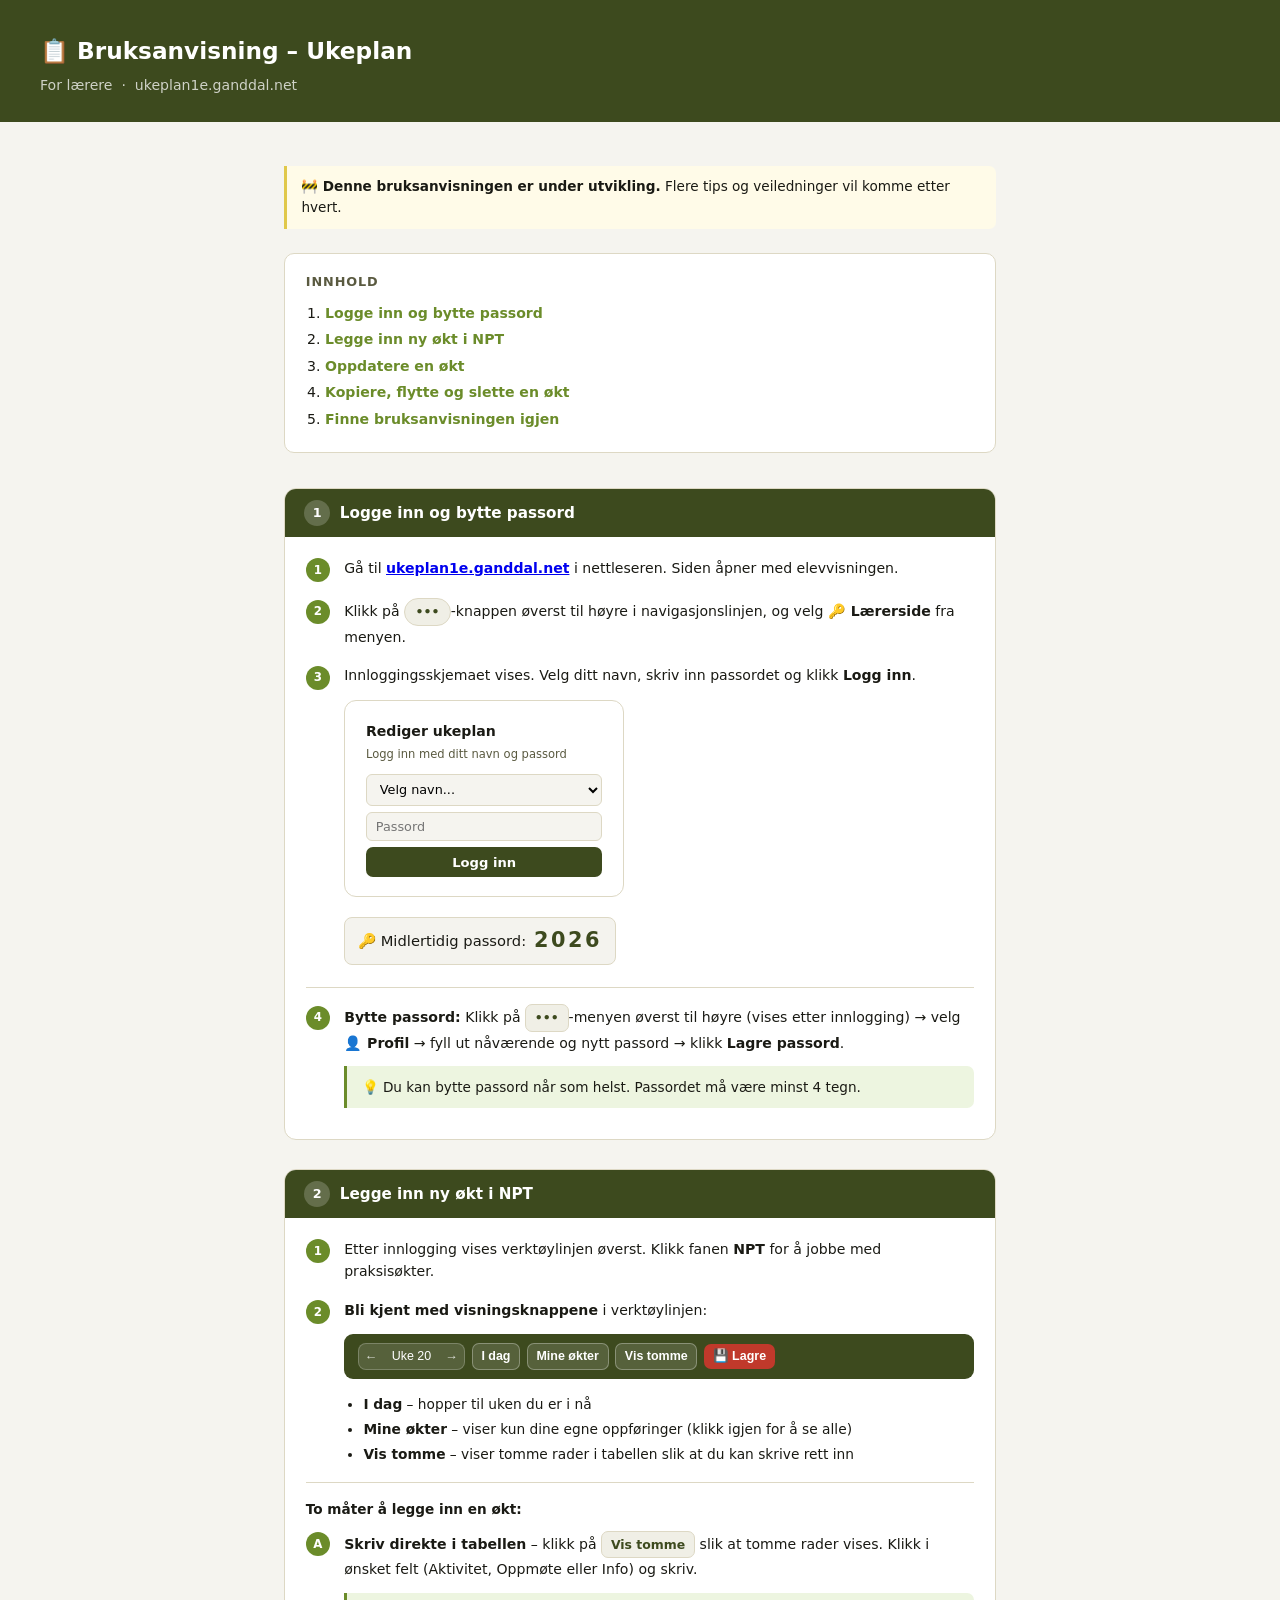
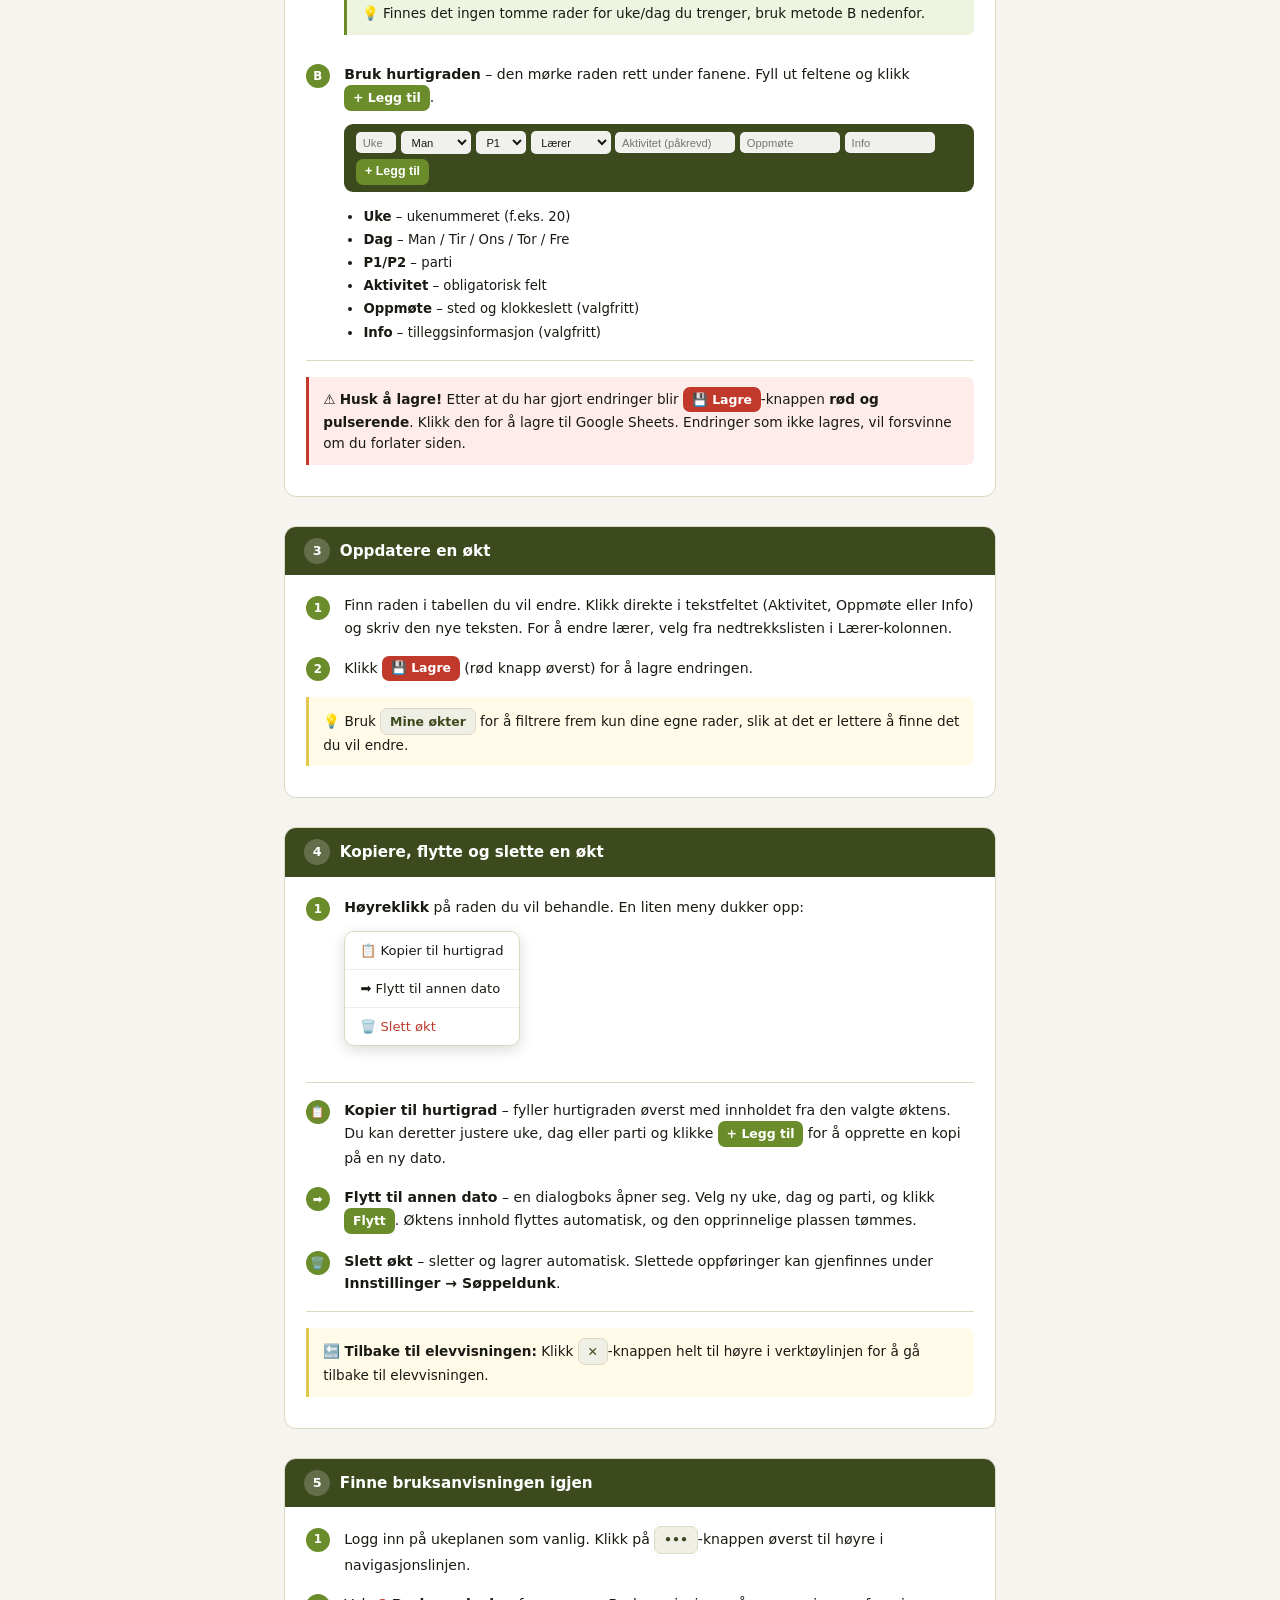
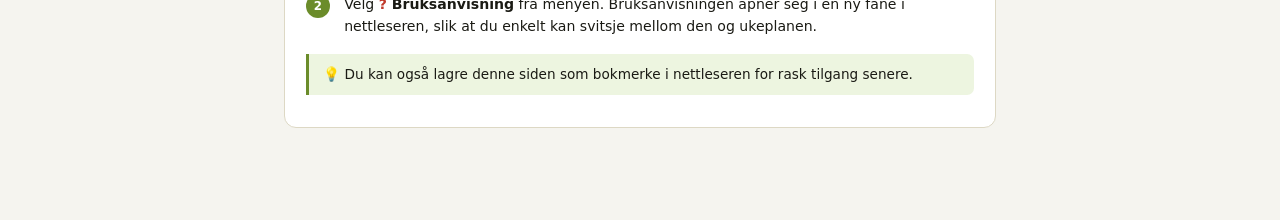
<file: info/index.html>
<!DOCTYPE html>
<html lang="no">
<head>
<meta charset="UTF-8">
<meta name="viewport" content="width=device-width, initial-scale=1.0">
<title>Bruksanvisning – Ukeplan for lærere</title>
<style>
  :root {
    --nav: #3d4a1e;
    --groen: #6B8C2A;
    --oransje: #A0722A;
    --bg: #f5f4ef;
    --kant: #ddd8c4;
    --tekst: #1a1a14;
    --dempet: #5a5a40;
    --rod: #c0392b;
  }
  * { box-sizing: border-box; margin: 0; padding: 0; }
  body {
    font-family: "Segoe UI", system-ui, sans-serif;
    background: var(--bg);
    color: var(--tekst);
    font-size: 15px;
    line-height: 1.6;
  }

  /* ── Topptekst ── */
  .guide-header {
    background: var(--nav);
    color: #fff;
    padding: 2rem 2.5rem 1.6rem;
  }
  .guide-header h1 { font-size: 1.45rem; font-weight: 700; margin-bottom: .3rem; }
  .guide-header p { font-size: .88rem; opacity: .75; }

  /* ── Innhold ── */
  .innhold {
    max-width: 760px;
    margin: 0 auto;
    padding: 2rem 1.5rem 4rem;
  }

  /* ── Innholdsfortegnelse ── */
  .toc {
    background: #fff;
    border: 1px solid var(--kant);
    border-radius: 10px;
    padding: 1.1rem 1.3rem;
    margin-bottom: 2.2rem;
  }
  .toc h2 { font-size: .8rem; text-transform: uppercase; letter-spacing: .07em; color: var(--dempet); margin-bottom: .6rem; }
  .toc ol { padding-left: 1.2rem; }
  .toc li { font-size: .88rem; margin-bottom: .25rem; }
  .toc a { color: var(--groen); text-decoration: none; font-weight: 600; }
  .toc a:hover { text-decoration: underline; }

  /* ── Seksjoner ── */
  .seksjon {
    background: #fff;
    border: 1px solid var(--kant);
    border-radius: 12px;
    margin-bottom: 1.8rem;
    overflow: hidden;
  }
  .seksjon-hdr {
    background: var(--nav);
    color: #fff;
    padding: .7rem 1.2rem;
    display: flex;
    align-items: center;
    gap: .6rem;
  }
  .seksjon-hdr .nr {
    background: rgba(255,255,255,.2);
    border-radius: 50%;
    width: 26px; height: 26px;
    display: flex; align-items: center; justify-content: center;
    font-size: .8rem; font-weight: 700; flex-shrink: 0;
  }
  .seksjon-hdr h2 { font-size: .95rem; font-weight: 700; }
  .seksjon-body { padding: 1.2rem 1.3rem; }

  /* ── Steg ── */
  .steg {
    display: flex;
    gap: .9rem;
    margin-bottom: 1rem;
    align-items: flex-start;
  }
  .steg:last-child { margin-bottom: 0; }
  .steg-nr {
    background: var(--groen);
    color: #fff;
    border-radius: 50%;
    width: 24px; height: 24px;
    display: flex; align-items: center; justify-content: center;
    font-size: .74rem; font-weight: 700;
    flex-shrink: 0;
    margin-top: .1rem;
  }
  .steg-tekst { flex: 1; }
  .steg-tekst p { font-size: .88rem; }

  /* ── Knapp-visuals ── */
  .btn-demo {
    display: inline-flex;
    align-items: center;
    gap: .3rem;
    border-radius: 7px;
    padding: .18rem .55rem;
    font-size: .78rem;
    font-weight: 600;
    vertical-align: middle;
    white-space: nowrap;
    font-family: inherit;
  }
  .btn-nav   { background: var(--nav);   color: #fff; }
  .btn-groen { background: var(--groen); color: #fff; }
  .btn-lys   { background: #f0efe6; color: var(--nav); border: 1px solid var(--kant); }
  .btn-rod   { background: var(--rod);   color: #fff; animation: puls 1.8s ease-in-out infinite; }
  .btn-meny  { background: #f0efe6; color: var(--nav); border: 1px solid var(--kant); border-radius: 20px; padding: .18rem .65rem; font-size: .78rem; font-weight: 600; font-family: inherit; }
  @keyframes puls {
    0%,100% { opacity: 1; }
    50%      { opacity: .7; }
  }

  /* ── Verktøylinje-demo ── */
  .verktoy-demo {
    background: var(--nav);
    border-radius: 9px;
    padding: .55rem .85rem;
    display: flex;
    align-items: center;
    gap: .4rem;
    flex-wrap: wrap;
    margin: .8rem 0;
    font-family: "Segoe UI", sans-serif;
  }
  .verktoy-demo .sep { color: rgba(255,255,255,.25); font-size: .8rem; }
  .uke-nav {
    display: inline-flex;
    align-items: center;
    gap: 0;
    background: rgba(255,255,255,.13);
    border: 1.5px solid rgba(255,255,255,.22);
    border-radius: 8px;
    overflow: hidden;
  }
  .uke-nav span { color: #fff; font-size: .78rem; padding: .16rem .5rem; }
  .uke-nav button {
    background: transparent; border: none;
    color: rgba(255,255,255,.8); cursor: default;
    padding: .16rem .38rem; font-size: .8rem;
  }

  /* ── Hurtigrad-demo ── */
  .hurtigrad-demo {
    background: var(--nav);
    border-radius: 9px;
    padding: .45rem .75rem;
    display: flex;
    align-items: center;
    gap: .3rem;
    flex-wrap: wrap;
    margin: .8rem 0;
    font-family: "Segoe UI", sans-serif;
  }
  .hurtigrad-demo input, .hurtigrad-demo select {
    font-size: .7rem;
    font-family: inherit;
    border: 1px solid rgba(255,255,255,.35);
    border-radius: 5px;
    padding: .22rem .35rem;
    background: rgba(255,255,255,.92);
    color: var(--tekst);
  }
  .hurtigrad-demo input.h-uke   { width: 40px; }
  .hurtigrad-demo input.h-akt   { width: 120px; }
  .hurtigrad-demo input.h-opp   { width: 100px; }
  .hurtigrad-demo input.h-inf   { width: 90px; }
  .hurtigrad-demo select.h-dag  { width: 70px; }
  .hurtigrad-demo select.h-pk   { width: 50px; }
  .hurtigrad-demo select.h-lae  { width: 80px; }

  /* ── Kontekstmeny-demo ── */
  .ctx-demo {
    display: inline-block;
    background: #fff;
    border: 1px solid var(--kant);
    border-radius: 10px;
    box-shadow: 0 4px 14px rgba(0,0,0,.15);
    overflow: hidden;
    font-size: .82rem;
    margin: .8rem 0;
  }
  .ctx-rad {
    padding: .5rem .95rem;
    border-bottom: 1px solid #eee;
    cursor: default;
  }
  .ctx-rad:last-child { border-bottom: none; color: var(--rod); }

  /* ── Info-boks ── */
  .info-boks {
    background: #fffbe8;
    border-left: 3px solid #e0c84a;
    border-radius: 0 7px 7px 0;
    padding: .65rem .9rem;
    margin: .75rem 0;
    font-size: .85rem;
    line-height: 1.55;
  }
  .info-boks.viktig {
    background: #fdecea;
    border-left-color: var(--rod);
  }
  .info-boks.tips {
    background: #edf5e0;
    border-left-color: var(--groen);
  }

  /* ── Passord-boks ── */
  .passord-boks {
    display: inline-flex;
    align-items: center;
    gap: .5rem;
    background: #f4f3ee;
    border: 1px solid var(--kant);
    border-radius: 8px;
    padding: .4rem .8rem;
    font-size: .92rem;
    margin: .4rem 0;
  }
  .passord-boks .pw { font-size: 1.3rem; font-weight: 700; letter-spacing: .12em; color: var(--nav); }

  /* ── Login-demo ── */
  .login-demo {
    background: #fff;
    border: 1px solid var(--kant);
    border-radius: 12px;
    padding: 1.2rem 1.3rem;
    max-width: 280px;
    margin: .8rem 0;
  }
  .login-demo h3 { font-size: .88rem; margin-bottom: .15rem; }
  .login-demo p  { font-size: .72rem; color: var(--dempet); margin-bottom: .7rem; }
  .login-demo select, .login-demo input {
    width: 100%; padding: .38rem .55rem;
    border: 1px solid var(--kant); border-radius: 6px;
    font-size: .8rem; margin-bottom: .4rem;
    font-family: inherit; background: var(--bg);
  }
  .login-demo .btn-logg-inn {
    width: 100%; padding: .46rem;
    background: var(--nav); color: #fff;
    border: none; border-radius: 7px;
    font-size: .82rem; font-weight: 600;
    font-family: inherit; cursor: default;
  }

  /* ── Print ── */
  @media print {
    body { background: #fff; font-size: 12pt; }
    .guide-header { background: var(--nav) !important; -webkit-print-color-adjust: exact; print-color-adjust: exact; }
    .seksjon { break-inside: avoid; }
    .seksjon-hdr { background: var(--nav) !important; -webkit-print-color-adjust: exact; print-color-adjust: exact; }
    .btn-rod { animation: none !important; }
  }

  /* ── Divider ── */
  .divider { border: none; border-top: 1px solid var(--kant); margin: 1rem 0; }
</style>
</head>
<body>

<div class="guide-header">
  <h1>📋 Bruksanvisning – Ukeplan</h1>
  <p>For lærere &nbsp;·&nbsp; ukeplan1e.ganddal.net</p>
</div>

<div class="innhold">

  <!-- Under utvikling -->
  <div class="info-boks" style="margin-bottom:1.5rem;">
    🚧 <strong>Denne bruksanvisningen er under utvikling.</strong> Flere tips og veiledninger vil komme etter hvert.
  </div>

  <!-- Innholdsfortegnelse -->
  <div class="toc">
    <h2>Innhold</h2>
    <ol>
      <li><a href="#logg-inn">Logge inn og bytte passord</a></li>
      <li><a href="#ny-okt">Legge inn ny økt i NPT</a></li>
      <li><a href="#oppdater">Oppdatere en økt</a></li>
      <li><a href="#kontekst">Kopiere, flytte og slette en økt</a></li>
      <li><a href="#finn-bruksanvisning">Finne bruksanvisningen igjen</a></li>
    </ol>
  </div>


  <!-- ═══════════════════════════════════════════════════════ -->
  <!-- 1. LOGGE INN                                           -->
  <!-- ═══════════════════════════════════════════════════════ -->
  <div class="seksjon" id="logg-inn">
    <div class="seksjon-hdr">
      <span class="nr">1</span>
      <h2>Logge inn og bytte passord</h2>
    </div>
    <div class="seksjon-body">

      <div class="steg">
        <div class="steg-nr">1</div>
        <div class="steg-tekst">
          <p>Gå til <a href="https://ukeplan1e.ganddal.net" target="_blank"><strong>ukeplan1e.ganddal.net</strong></a> i nettleseren. Siden åpner med elevvisningen.</p>
        </div>
      </div>

      <div class="steg">
        <div class="steg-nr">2</div>
        <div class="steg-tekst">
          <p>Klikk på <span class="btn-demo btn-meny">•••</span>-knappen øverst til høyre i navigasjonslinjen, og velg <strong>🔑 Lærerside</strong> fra menyen.</p>
        </div>
      </div>

      <div class="steg">
        <div class="steg-nr">3</div>
        <div class="steg-tekst">
          <p>Innloggingsskjemaet vises. Velg ditt navn, skriv inn passordet og klikk <strong>Logg inn</strong>.</p>
          <div class="login-demo">
            <h3>Rediger ukeplan</h3>
            <p>Logg inn med ditt navn og passord</p>
            <select><option>Velg navn...</option></select>
            <input type="password" placeholder="Passord">
            <button class="btn-logg-inn">Logg inn</button>
          </div>
          <div class="passord-boks">
            🔑 Midlertidig passord: <span class="pw">2026</span>
          </div>
        </div>
      </div>

      <hr class="divider">

      <div class="steg">
        <div class="steg-nr">4</div>
        <div class="steg-tekst">
          <p><strong>Bytte passord:</strong> Klikk på <span class="btn-demo btn-lys">•••</span>-menyen øverst til høyre (vises etter innlogging) → velg <strong>👤 Profil</strong> → fyll ut nåværende og nytt passord → klikk <strong>Lagre passord</strong>.</p>
          <div class="info-boks tips">
            💡 Du kan bytte passord når som helst. Passordet må være minst 4 tegn.
          </div>
        </div>
      </div>

    </div>
  </div>


  <!-- ═══════════════════════════════════════════════════════ -->
  <!-- 2. LEGGE INN NY ØKT                                    -->
  <!-- ═══════════════════════════════════════════════════════ -->
  <div class="seksjon" id="ny-okt">
    <div class="seksjon-hdr">
      <span class="nr">2</span>
      <h2>Legge inn ny økt i NPT</h2>
    </div>
    <div class="seksjon-body">

      <div class="steg">
        <div class="steg-nr">1</div>
        <div class="steg-tekst">
          <p>Etter innlogging vises verktøylinjen øverst. Klikk fanen <strong>NPT</strong> for å jobbe med praksisøkter.</p>
        </div>
      </div>

      <div class="steg">
        <div class="steg-nr">2</div>
        <div class="steg-tekst">
          <p><strong>Bli kjent med visningsknappene</strong> i verktøylinjen:</p>
          <div class="verktoy-demo">
            <div class="uke-nav">
              <button>←</button>
              <span>Uke 20</span>
              <button>→</button>
            </div>
            <span class="btn-demo btn-lys" style="border:1.5px solid rgba(255,255,255,.3);background:rgba(255,255,255,.13);color:#fff;">I dag</span>
            <span class="btn-demo btn-lys" style="border:1.5px solid rgba(255,255,255,.3);background:rgba(255,255,255,.13);color:#fff;">Mine økter</span>
            <span class="btn-demo btn-lys" style="border:1.5px solid rgba(255,255,255,.3);background:rgba(255,255,255,.13);color:#fff;">Vis tomme</span>
            <span class="btn-demo btn-rod">💾 Lagre</span>
          </div>
          <ul style="font-size:.86rem;padding-left:1.2rem;margin-top:.4rem;line-height:1.8;">
            <li><strong>I dag</strong> – hopper til uken du er i nå</li>
            <li><strong>Mine økter</strong> – viser kun dine egne oppføringer (klikk igjen for å se alle)</li>
            <li><strong>Vis tomme</strong> – viser tomme rader i tabellen slik at du kan skrive rett inn</li>
          </ul>
        </div>
      </div>

      <hr class="divider">

      <p style="font-size:.85rem;font-weight:700;margin-bottom:.6rem;">To måter å legge inn en økt:</p>

      <div class="steg">
        <div class="steg-nr">A</div>
        <div class="steg-tekst">
          <p><strong>Skriv direkte i tabellen</strong> – klikk på <span class="btn-demo btn-lys">Vis tomme</span> slik at tomme rader vises. Klikk i ønsket felt (Aktivitet, Oppmøte eller Info) og skriv.</p>
          <div class="info-boks tips">
            💡 Finnes det ingen tomme rader for uke/dag du trenger, bruk metode B nedenfor.
          </div>
        </div>
      </div>

      <div class="steg">
        <div class="steg-nr">B</div>
        <div class="steg-tekst">
          <p><strong>Bruk hurtigraden</strong> – den mørke raden rett under fanene. Fyll ut feltene og klikk <span class="btn-demo btn-groen">+ Legg til</span>.</p>
          <div class="hurtigrad-demo">
            <input class="h-uke" type="text" placeholder="Uke">
            <select class="h-dag"><option>Man</option><option>Tir</option><option>Ons</option></select>
            <select class="h-pk"><option>P1</option><option>P2</option></select>
            <select class="h-lae"><option>Lærer</option></select>
            <input class="h-akt" type="text" placeholder="Aktivitet (påkrevd)">
            <input class="h-opp" type="text" placeholder="Oppmøte">
            <input class="h-inf" type="text" placeholder="Info">
            <span class="btn-demo btn-groen">+ Legg til</span>
          </div>
          <ul style="font-size:.83rem;padding-left:1.2rem;line-height:1.75;">
            <li><strong>Uke</strong> – ukenummeret (f.eks. 20)</li>
            <li><strong>Dag</strong> – Man / Tir / Ons / Tor / Fre</li>
            <li><strong>P1/P2</strong> – parti</li>
            <li><strong>Aktivitet</strong> – obligatorisk felt</li>
            <li><strong>Oppmøte</strong> – sted og klokkeslett (valgfritt)</li>
            <li><strong>Info</strong> – tilleggsinformasjon (valgfritt)</li>
          </ul>
        </div>
      </div>

      <hr class="divider">

      <div class="info-boks viktig">
        ⚠️ <strong>Husk å lagre!</strong> Etter at du har gjort endringer blir <span class="btn-demo btn-rod">💾 Lagre</span>-knappen <strong>rød og pulserende</strong>. Klikk den for å lagre til Google Sheets. Endringer som ikke lagres, vil forsvinne om du forlater siden.
      </div>

    </div>
  </div>


  <!-- ═══════════════════════════════════════════════════════ -->
  <!-- 3. OPPDATERE EN ØKT                                    -->
  <!-- ═══════════════════════════════════════════════════════ -->
  <div class="seksjon" id="oppdater">
    <div class="seksjon-hdr">
      <span class="nr">3</span>
      <h2>Oppdatere en økt</h2>
    </div>
    <div class="seksjon-body">

      <div class="steg">
        <div class="steg-nr">1</div>
        <div class="steg-tekst">
          <p>Finn raden i tabellen du vil endre. Klikk direkte i tekstfeltet (Aktivitet, Oppmøte eller Info) og skriv den nye teksten. For å endre lærer, velg fra nedtrekkslisten i Lærer-kolonnen.</p>
        </div>
      </div>

      <div class="steg">
        <div class="steg-nr">2</div>
        <div class="steg-tekst">
          <p>Klikk <span class="btn-demo btn-rod">💾 Lagre</span> (rød knapp øverst) for å lagre endringen.</p>
        </div>
      </div>

      <div class="info-boks">
        💡 Bruk <span class="btn-demo btn-lys">Mine økter</span> for å filtrere frem kun dine egne rader, slik at det er lettere å finne det du vil endre.
      </div>

    </div>
  </div>


  <!-- ═══════════════════════════════════════════════════════ -->
  <!-- 4. KOPIERE, FLYTTE OG SLETTE                           -->
  <!-- ═══════════════════════════════════════════════════════ -->
  <div class="seksjon" id="kontekst">
    <div class="seksjon-hdr">
      <span class="nr">4</span>
      <h2>Kopiere, flytte og slette en økt</h2>
    </div>
    <div class="seksjon-body">

      <div class="steg">
        <div class="steg-nr">1</div>
        <div class="steg-tekst">
          <p><strong>Høyreklikk</strong> på raden du vil behandle. En liten meny dukker opp:</p>
          <div class="ctx-demo">
            <div class="ctx-rad">📋 Kopier til hurtigrad</div>
            <div class="ctx-rad">➡️ Flytt til annen dato</div>
            <div class="ctx-rad">🗑️ Slett økt</div>
          </div>
        </div>
      </div>

      <hr class="divider">

      <div class="steg">
        <div class="steg-nr">📋</div>
        <div class="steg-tekst">
          <p><strong>Kopier til hurtigrad</strong> – fyller hurtigraden øverst med innholdet fra den valgte øktens. Du kan deretter justere uke, dag eller parti og klikke <span class="btn-demo btn-groen">+ Legg til</span> for å opprette en kopi på en ny dato.</p>
        </div>
      </div>

      <div class="steg">
        <div class="steg-nr">➡️</div>
        <div class="steg-tekst">
          <p><strong>Flytt til annen dato</strong> – en dialogboks åpner seg. Velg ny uke, dag og parti, og klikk <span class="btn-demo btn-groen">Flytt</span>. Øktens innhold flyttes automatisk, og den opprinnelige plassen tømmes.</p>
        </div>
      </div>

      <div class="steg">
        <div class="steg-nr">🗑️</div>
        <div class="steg-tekst">
          <p><strong>Slett økt</strong> – sletter og lagrer automatisk. Slettede oppføringer kan gjenfinnes under <strong>Innstillinger → Søppeldunk</strong>.</p>
        </div>
      </div>

      <hr class="divider">

      <div class="info-boks">
        🔙 <strong>Tilbake til elevvisningen:</strong> Klikk <span class="btn-demo btn-lys">✕</span>-knappen helt til høyre i verktøylinjen for å gå tilbake til elevvisningen.
      </div>

    </div>
  </div>



  <!-- ═══════════════════════════════════════════════════════ -->
  <!-- 5. FINNE BRUKSANVISNINGEN IGJEN                        -->
  <!-- ═══════════════════════════════════════════════════════ -->
  <div class="seksjon" id="finn-bruksanvisning">
    <div class="seksjon-hdr">
      <span class="nr">5</span>
      <h2>Finne bruksanvisningen igjen</h2>
    </div>
    <div class="seksjon-body">

      <div class="steg">
        <div class="steg-nr">1</div>
        <div class="steg-tekst">
          <p>Logg inn på ukeplanen som vanlig. Klikk på <span class="btn-demo btn-lys">•••</span>-knappen øverst til høyre i navigasjonslinjen.</p>
        </div>
      </div>

      <div class="steg">
        <div class="steg-nr">2</div>
        <div class="steg-tekst">
          <p>Velg <strong><span style="color:var(--rod);font-weight:700;">?</span> Bruksanvisning</strong> fra menyen. Bruksanvisningen åpner seg i en ny fane i nettleseren, slik at du enkelt kan svitsje mellom den og ukeplanen.</p>
        </div>
      </div>

      <div class="info-boks tips">
        💡 Du kan også lagre denne siden som bokmerke i nettleseren for rask tilgang senere.
      </div>

    </div>
  </div>

</div><!-- /innhold -->

</body>
</html>
</file>
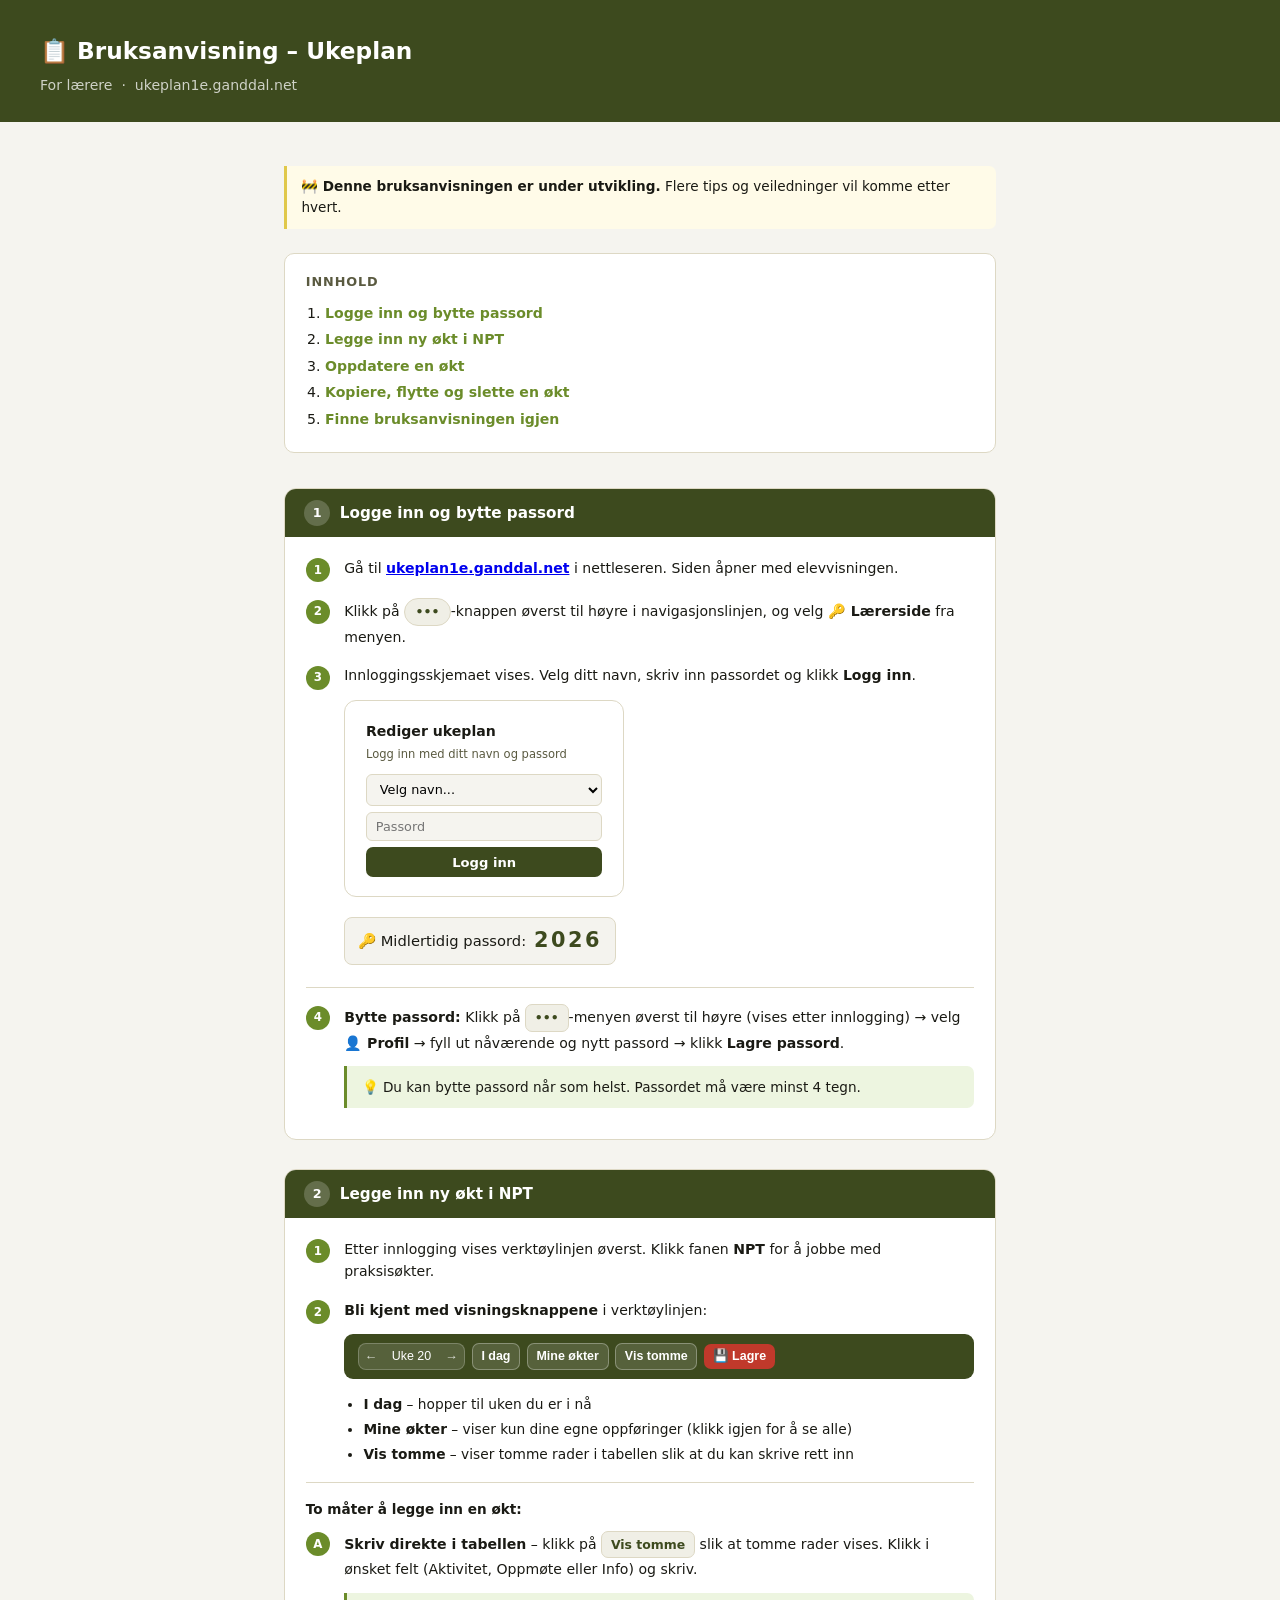
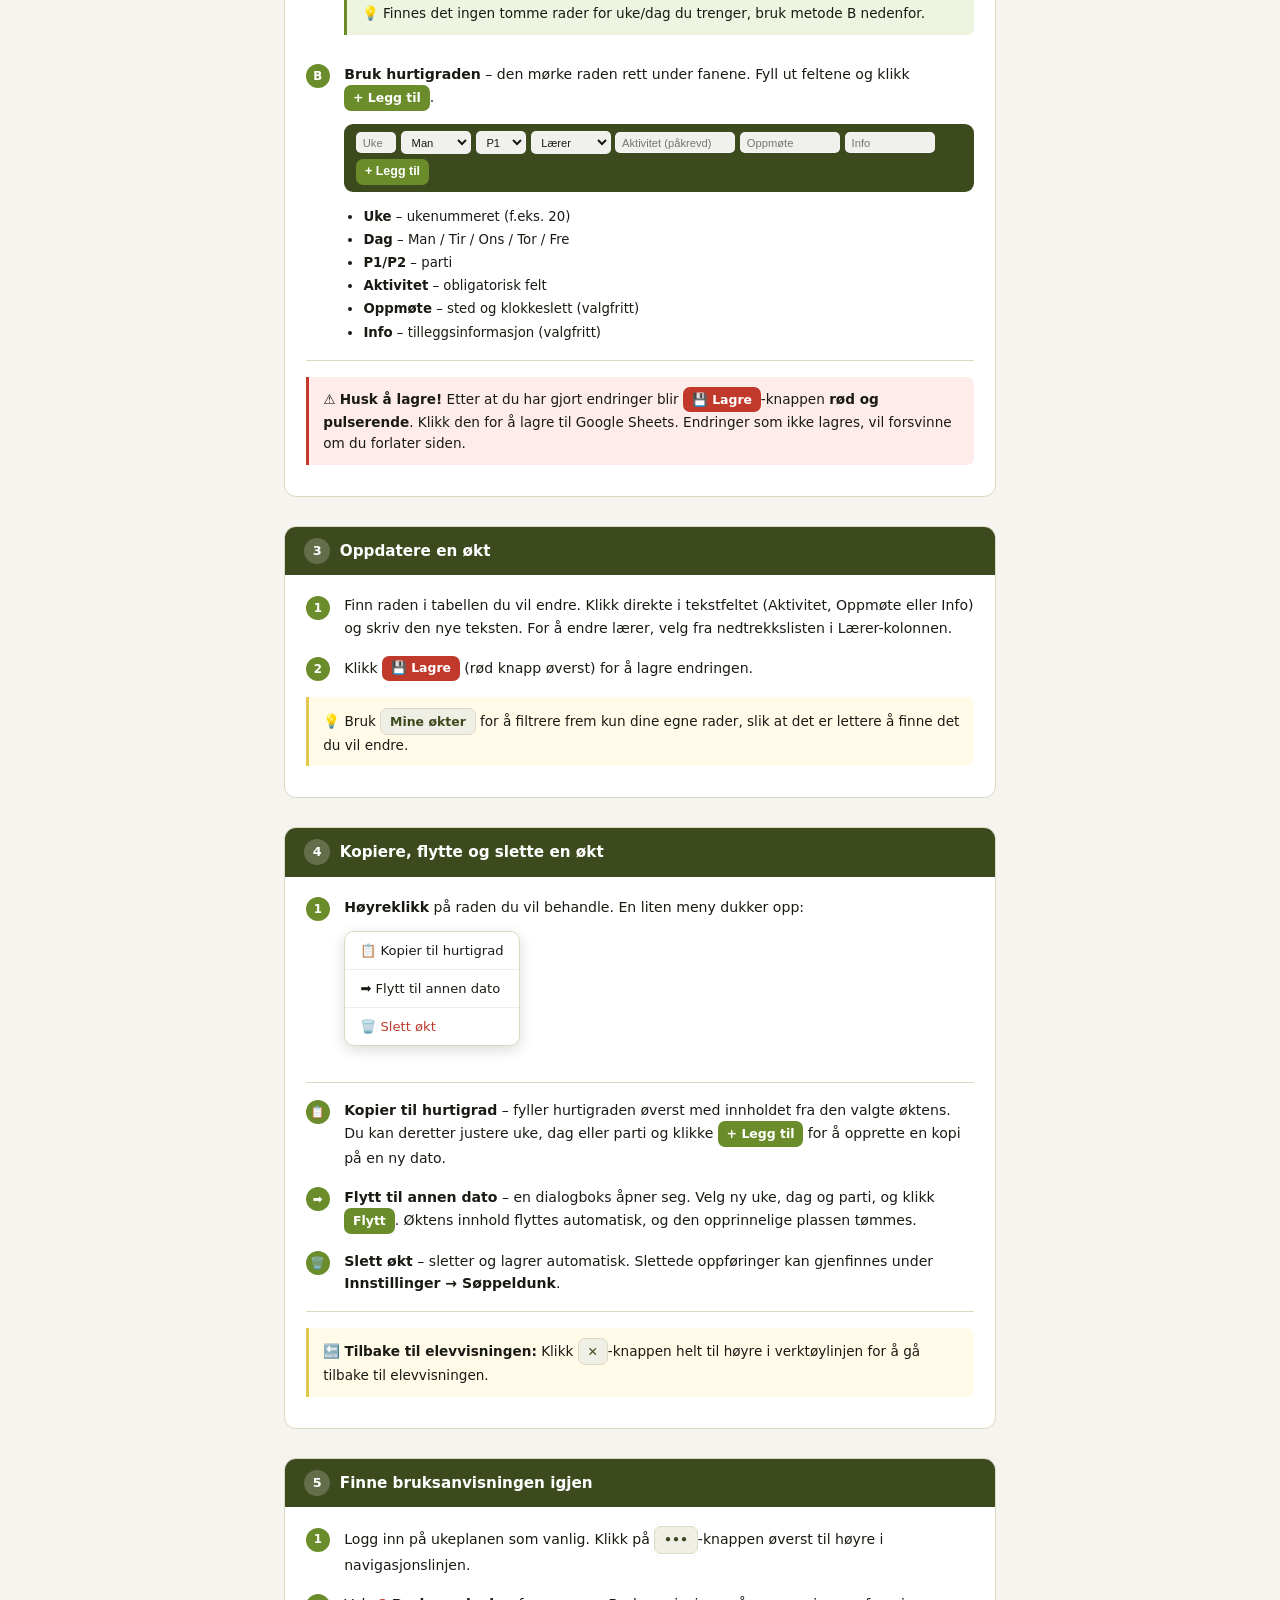
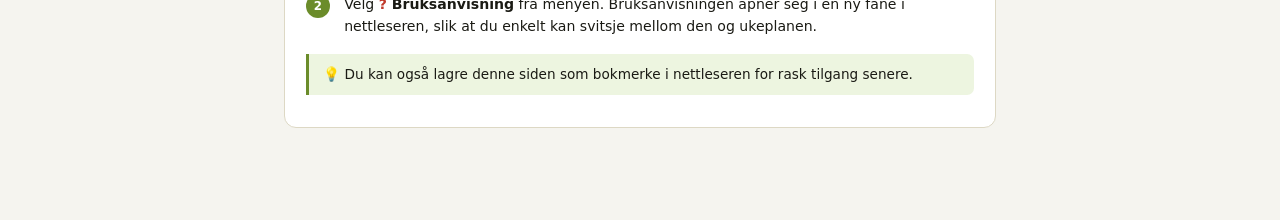
<file: gammel/info/index.html>
<!DOCTYPE html>
<html lang="no">
<head>
<meta charset="UTF-8">
<meta name="viewport" content="width=device-width, initial-scale=1.0">
<title>Bruksanvisning – Ukeplan for lærere</title>
<style>
  :root {
    --nav: #3d4a1e;
    --groen: #6B8C2A;
    --oransje: #A0722A;
    --bg: #f5f4ef;
    --kant: #ddd8c4;
    --tekst: #1a1a14;
    --dempet: #5a5a40;
    --rod: #c0392b;
  }
  * { box-sizing: border-box; margin: 0; padding: 0; }
  body {
    font-family: "Segoe UI", system-ui, sans-serif;
    background: var(--bg);
    color: var(--tekst);
    font-size: 15px;
    line-height: 1.6;
  }

  /* ── Topptekst ── */
  .guide-header {
    background: var(--nav);
    color: #fff;
    padding: 2rem 2.5rem 1.6rem;
  }
  .guide-header h1 { font-size: 1.45rem; font-weight: 700; margin-bottom: .3rem; }
  .guide-header p { font-size: .88rem; opacity: .75; }

  /* ── Innhold ── */
  .innhold {
    max-width: 760px;
    margin: 0 auto;
    padding: 2rem 1.5rem 4rem;
  }

  /* ── Innholdsfortegnelse ── */
  .toc {
    background: #fff;
    border: 1px solid var(--kant);
    border-radius: 10px;
    padding: 1.1rem 1.3rem;
    margin-bottom: 2.2rem;
  }
  .toc h2 { font-size: .8rem; text-transform: uppercase; letter-spacing: .07em; color: var(--dempet); margin-bottom: .6rem; }
  .toc ol { padding-left: 1.2rem; }
  .toc li { font-size: .88rem; margin-bottom: .25rem; }
  .toc a { color: var(--groen); text-decoration: none; font-weight: 600; }
  .toc a:hover { text-decoration: underline; }

  /* ── Seksjoner ── */
  .seksjon {
    background: #fff;
    border: 1px solid var(--kant);
    border-radius: 12px;
    margin-bottom: 1.8rem;
    overflow: hidden;
  }
  .seksjon-hdr {
    background: var(--nav);
    color: #fff;
    padding: .7rem 1.2rem;
    display: flex;
    align-items: center;
    gap: .6rem;
  }
  .seksjon-hdr .nr {
    background: rgba(255,255,255,.2);
    border-radius: 50%;
    width: 26px; height: 26px;
    display: flex; align-items: center; justify-content: center;
    font-size: .8rem; font-weight: 700; flex-shrink: 0;
  }
  .seksjon-hdr h2 { font-size: .95rem; font-weight: 700; }
  .seksjon-body { padding: 1.2rem 1.3rem; }

  /* ── Steg ── */
  .steg {
    display: flex;
    gap: .9rem;
    margin-bottom: 1rem;
    align-items: flex-start;
  }
  .steg:last-child { margin-bottom: 0; }
  .steg-nr {
    background: var(--groen);
    color: #fff;
    border-radius: 50%;
    width: 24px; height: 24px;
    display: flex; align-items: center; justify-content: center;
    font-size: .74rem; font-weight: 700;
    flex-shrink: 0;
    margin-top: .1rem;
  }
  .steg-tekst { flex: 1; }
  .steg-tekst p { font-size: .88rem; }

  /* ── Knapp-visuals ── */
  .btn-demo {
    display: inline-flex;
    align-items: center;
    gap: .3rem;
    border-radius: 7px;
    padding: .18rem .55rem;
    font-size: .78rem;
    font-weight: 600;
    vertical-align: middle;
    white-space: nowrap;
    font-family: inherit;
  }
  .btn-nav   { background: var(--nav);   color: #fff; }
  .btn-groen { background: var(--groen); color: #fff; }
  .btn-lys   { background: #f0efe6; color: var(--nav); border: 1px solid var(--kant); }
  .btn-rod   { background: var(--rod);   color: #fff; animation: puls 1.8s ease-in-out infinite; }
  .btn-meny  { background: #f0efe6; color: var(--nav); border: 1px solid var(--kant); border-radius: 20px; padding: .18rem .65rem; font-size: .78rem; font-weight: 600; font-family: inherit; }
  @keyframes puls {
    0%,100% { opacity: 1; }
    50%      { opacity: .7; }
  }

  /* ── Verktøylinje-demo ── */
  .verktoy-demo {
    background: var(--nav);
    border-radius: 9px;
    padding: .55rem .85rem;
    display: flex;
    align-items: center;
    gap: .4rem;
    flex-wrap: wrap;
    margin: .8rem 0;
    font-family: "Segoe UI", sans-serif;
  }
  .verktoy-demo .sep { color: rgba(255,255,255,.25); font-size: .8rem; }
  .uke-nav {
    display: inline-flex;
    align-items: center;
    gap: 0;
    background: rgba(255,255,255,.13);
    border: 1.5px solid rgba(255,255,255,.22);
    border-radius: 8px;
    overflow: hidden;
  }
  .uke-nav span { color: #fff; font-size: .78rem; padding: .16rem .5rem; }
  .uke-nav button {
    background: transparent; border: none;
    color: rgba(255,255,255,.8); cursor: default;
    padding: .16rem .38rem; font-size: .8rem;
  }

  /* ── Hurtigrad-demo ── */
  .hurtigrad-demo {
    background: var(--nav);
    border-radius: 9px;
    padding: .45rem .75rem;
    display: flex;
    align-items: center;
    gap: .3rem;
    flex-wrap: wrap;
    margin: .8rem 0;
    font-family: "Segoe UI", sans-serif;
  }
  .hurtigrad-demo input, .hurtigrad-demo select {
    font-size: .7rem;
    font-family: inherit;
    border: 1px solid rgba(255,255,255,.35);
    border-radius: 5px;
    padding: .22rem .35rem;
    background: rgba(255,255,255,.92);
    color: var(--tekst);
  }
  .hurtigrad-demo input.h-uke   { width: 40px; }
  .hurtigrad-demo input.h-akt   { width: 120px; }
  .hurtigrad-demo input.h-opp   { width: 100px; }
  .hurtigrad-demo input.h-inf   { width: 90px; }
  .hurtigrad-demo select.h-dag  { width: 70px; }
  .hurtigrad-demo select.h-pk   { width: 50px; }
  .hurtigrad-demo select.h-lae  { width: 80px; }

  /* ── Kontekstmeny-demo ── */
  .ctx-demo {
    display: inline-block;
    background: #fff;
    border: 1px solid var(--kant);
    border-radius: 10px;
    box-shadow: 0 4px 14px rgba(0,0,0,.15);
    overflow: hidden;
    font-size: .82rem;
    margin: .8rem 0;
  }
  .ctx-rad {
    padding: .5rem .95rem;
    border-bottom: 1px solid #eee;
    cursor: default;
  }
  .ctx-rad:last-child { border-bottom: none; color: var(--rod); }

  /* ── Info-boks ── */
  .info-boks {
    background: #fffbe8;
    border-left: 3px solid #e0c84a;
    border-radius: 0 7px 7px 0;
    padding: .65rem .9rem;
    margin: .75rem 0;
    font-size: .85rem;
    line-height: 1.55;
  }
  .info-boks.viktig {
    background: #fdecea;
    border-left-color: var(--rod);
  }
  .info-boks.tips {
    background: #edf5e0;
    border-left-color: var(--groen);
  }

  /* ── Passord-boks ── */
  .passord-boks {
    display: inline-flex;
    align-items: center;
    gap: .5rem;
    background: #f4f3ee;
    border: 1px solid var(--kant);
    border-radius: 8px;
    padding: .4rem .8rem;
    font-size: .92rem;
    margin: .4rem 0;
  }
  .passord-boks .pw { font-size: 1.3rem; font-weight: 700; letter-spacing: .12em; color: var(--nav); }

  /* ── Login-demo ── */
  .login-demo {
    background: #fff;
    border: 1px solid var(--kant);
    border-radius: 12px;
    padding: 1.2rem 1.3rem;
    max-width: 280px;
    margin: .8rem 0;
  }
  .login-demo h3 { font-size: .88rem; margin-bottom: .15rem; }
  .login-demo p  { font-size: .72rem; color: var(--dempet); margin-bottom: .7rem; }
  .login-demo select, .login-demo input {
    width: 100%; padding: .38rem .55rem;
    border: 1px solid var(--kant); border-radius: 6px;
    font-size: .8rem; margin-bottom: .4rem;
    font-family: inherit; background: var(--bg);
  }
  .login-demo .btn-logg-inn {
    width: 100%; padding: .46rem;
    background: var(--nav); color: #fff;
    border: none; border-radius: 7px;
    font-size: .82rem; font-weight: 600;
    font-family: inherit; cursor: default;
  }

  /* ── Print ── */
  @media print {
    body { background: #fff; font-size: 12pt; }
    .guide-header { background: var(--nav) !important; -webkit-print-color-adjust: exact; print-color-adjust: exact; }
    .seksjon { break-inside: avoid; }
    .seksjon-hdr { background: var(--nav) !important; -webkit-print-color-adjust: exact; print-color-adjust: exact; }
    .btn-rod { animation: none !important; }
  }

  /* ── Divider ── */
  .divider { border: none; border-top: 1px solid var(--kant); margin: 1rem 0; }
</style>
</head>
<body>

<div class="guide-header">
  <h1>📋 Bruksanvisning – Ukeplan</h1>
  <p>For lærere &nbsp;·&nbsp; ukeplan1e.ganddal.net</p>
</div>

<div class="innhold">

  <!-- Under utvikling -->
  <div class="info-boks" style="margin-bottom:1.5rem;">
    🚧 <strong>Denne bruksanvisningen er under utvikling.</strong> Flere tips og veiledninger vil komme etter hvert.
  </div>

  <!-- Innholdsfortegnelse -->
  <div class="toc">
    <h2>Innhold</h2>
    <ol>
      <li><a href="#logg-inn">Logge inn og bytte passord</a></li>
      <li><a href="#ny-okt">Legge inn ny økt i NPT</a></li>
      <li><a href="#oppdater">Oppdatere en økt</a></li>
      <li><a href="#kontekst">Kopiere, flytte og slette en økt</a></li>
      <li><a href="#finn-bruksanvisning">Finne bruksanvisningen igjen</a></li>
    </ol>
  </div>


  <!-- ═══════════════════════════════════════════════════════ -->
  <!-- 1. LOGGE INN                                           -->
  <!-- ═══════════════════════════════════════════════════════ -->
  <div class="seksjon" id="logg-inn">
    <div class="seksjon-hdr">
      <span class="nr">1</span>
      <h2>Logge inn og bytte passord</h2>
    </div>
    <div class="seksjon-body">

      <div class="steg">
        <div class="steg-nr">1</div>
        <div class="steg-tekst">
          <p>Gå til <a href="/gammel/" target="_blank"><strong>ukeplan1e.ganddal.net</strong></a> i nettleseren. Siden åpner med elevvisningen.</p>
        </div>
      </div>

      <div class="steg">
        <div class="steg-nr">2</div>
        <div class="steg-tekst">
          <p>Klikk på <span class="btn-demo btn-meny">•••</span>-knappen øverst til høyre i navigasjonslinjen, og velg <strong>🔑 Lærerside</strong> fra menyen.</p>
        </div>
      </div>

      <div class="steg">
        <div class="steg-nr">3</div>
        <div class="steg-tekst">
          <p>Innloggingsskjemaet vises. Velg ditt navn, skriv inn passordet og klikk <strong>Logg inn</strong>.</p>
          <div class="login-demo">
            <h3>Rediger ukeplan</h3>
            <p>Logg inn med ditt navn og passord</p>
            <select><option>Velg navn...</option></select>
            <input type="password" placeholder="Passord">
            <button class="btn-logg-inn">Logg inn</button>
          </div>
          <div class="passord-boks">
            🔑 Midlertidig passord: <span class="pw">2026</span>
          </div>
        </div>
      </div>

      <hr class="divider">

      <div class="steg">
        <div class="steg-nr">4</div>
        <div class="steg-tekst">
          <p><strong>Bytte passord:</strong> Klikk på <span class="btn-demo btn-lys">•••</span>-menyen øverst til høyre (vises etter innlogging) → velg <strong>👤 Profil</strong> → fyll ut nåværende og nytt passord → klikk <strong>Lagre passord</strong>.</p>
          <div class="info-boks tips">
            💡 Du kan bytte passord når som helst. Passordet må være minst 4 tegn.
          </div>
        </div>
      </div>

    </div>
  </div>


  <!-- ═══════════════════════════════════════════════════════ -->
  <!-- 2. LEGGE INN NY ØKT                                    -->
  <!-- ═══════════════════════════════════════════════════════ -->
  <div class="seksjon" id="ny-okt">
    <div class="seksjon-hdr">
      <span class="nr">2</span>
      <h2>Legge inn ny økt i NPT</h2>
    </div>
    <div class="seksjon-body">

      <div class="steg">
        <div class="steg-nr">1</div>
        <div class="steg-tekst">
          <p>Etter innlogging vises verktøylinjen øverst. Klikk fanen <strong>NPT</strong> for å jobbe med praksisøkter.</p>
        </div>
      </div>

      <div class="steg">
        <div class="steg-nr">2</div>
        <div class="steg-tekst">
          <p><strong>Bli kjent med visningsknappene</strong> i verktøylinjen:</p>
          <div class="verktoy-demo">
            <div class="uke-nav">
              <button>←</button>
              <span>Uke 20</span>
              <button>→</button>
            </div>
            <span class="btn-demo btn-lys" style="border:1.5px solid rgba(255,255,255,.3);background:rgba(255,255,255,.13);color:#fff;">I dag</span>
            <span class="btn-demo btn-lys" style="border:1.5px solid rgba(255,255,255,.3);background:rgba(255,255,255,.13);color:#fff;">Mine økter</span>
            <span class="btn-demo btn-lys" style="border:1.5px solid rgba(255,255,255,.3);background:rgba(255,255,255,.13);color:#fff;">Vis tomme</span>
            <span class="btn-demo btn-rod">💾 Lagre</span>
          </div>
          <ul style="font-size:.86rem;padding-left:1.2rem;margin-top:.4rem;line-height:1.8;">
            <li><strong>I dag</strong> – hopper til uken du er i nå</li>
            <li><strong>Mine økter</strong> – viser kun dine egne oppføringer (klikk igjen for å se alle)</li>
            <li><strong>Vis tomme</strong> – viser tomme rader i tabellen slik at du kan skrive rett inn</li>
          </ul>
        </div>
      </div>

      <hr class="divider">

      <p style="font-size:.85rem;font-weight:700;margin-bottom:.6rem;">To måter å legge inn en økt:</p>

      <div class="steg">
        <div class="steg-nr">A</div>
        <div class="steg-tekst">
          <p><strong>Skriv direkte i tabellen</strong> – klikk på <span class="btn-demo btn-lys">Vis tomme</span> slik at tomme rader vises. Klikk i ønsket felt (Aktivitet, Oppmøte eller Info) og skriv.</p>
          <div class="info-boks tips">
            💡 Finnes det ingen tomme rader for uke/dag du trenger, bruk metode B nedenfor.
          </div>
        </div>
      </div>

      <div class="steg">
        <div class="steg-nr">B</div>
        <div class="steg-tekst">
          <p><strong>Bruk hurtigraden</strong> – den mørke raden rett under fanene. Fyll ut feltene og klikk <span class="btn-demo btn-groen">+ Legg til</span>.</p>
          <div class="hurtigrad-demo">
            <input class="h-uke" type="text" placeholder="Uke">
            <select class="h-dag"><option>Man</option><option>Tir</option><option>Ons</option></select>
            <select class="h-pk"><option>P1</option><option>P2</option></select>
            <select class="h-lae"><option>Lærer</option></select>
            <input class="h-akt" type="text" placeholder="Aktivitet (påkrevd)">
            <input class="h-opp" type="text" placeholder="Oppmøte">
            <input class="h-inf" type="text" placeholder="Info">
            <span class="btn-demo btn-groen">+ Legg til</span>
          </div>
          <ul style="font-size:.83rem;padding-left:1.2rem;line-height:1.75;">
            <li><strong>Uke</strong> – ukenummeret (f.eks. 20)</li>
            <li><strong>Dag</strong> – Man / Tir / Ons / Tor / Fre</li>
            <li><strong>P1/P2</strong> – parti</li>
            <li><strong>Aktivitet</strong> – obligatorisk felt</li>
            <li><strong>Oppmøte</strong> – sted og klokkeslett (valgfritt)</li>
            <li><strong>Info</strong> – tilleggsinformasjon (valgfritt)</li>
          </ul>
        </div>
      </div>

      <hr class="divider">

      <div class="info-boks viktig">
        ⚠️ <strong>Husk å lagre!</strong> Etter at du har gjort endringer blir <span class="btn-demo btn-rod">💾 Lagre</span>-knappen <strong>rød og pulserende</strong>. Klikk den for å lagre til Google Sheets. Endringer som ikke lagres, vil forsvinne om du forlater siden.
      </div>

    </div>
  </div>


  <!-- ═══════════════════════════════════════════════════════ -->
  <!-- 3. OPPDATERE EN ØKT                                    -->
  <!-- ═══════════════════════════════════════════════════════ -->
  <div class="seksjon" id="oppdater">
    <div class="seksjon-hdr">
      <span class="nr">3</span>
      <h2>Oppdatere en økt</h2>
    </div>
    <div class="seksjon-body">

      <div class="steg">
        <div class="steg-nr">1</div>
        <div class="steg-tekst">
          <p>Finn raden i tabellen du vil endre. Klikk direkte i tekstfeltet (Aktivitet, Oppmøte eller Info) og skriv den nye teksten. For å endre lærer, velg fra nedtrekkslisten i Lærer-kolonnen.</p>
        </div>
      </div>

      <div class="steg">
        <div class="steg-nr">2</div>
        <div class="steg-tekst">
          <p>Klikk <span class="btn-demo btn-rod">💾 Lagre</span> (rød knapp øverst) for å lagre endringen.</p>
        </div>
      </div>

      <div class="info-boks">
        💡 Bruk <span class="btn-demo btn-lys">Mine økter</span> for å filtrere frem kun dine egne rader, slik at det er lettere å finne det du vil endre.
      </div>

    </div>
  </div>


  <!-- ═══════════════════════════════════════════════════════ -->
  <!-- 4. KOPIERE, FLYTTE OG SLETTE                           -->
  <!-- ═══════════════════════════════════════════════════════ -->
  <div class="seksjon" id="kontekst">
    <div class="seksjon-hdr">
      <span class="nr">4</span>
      <h2>Kopiere, flytte og slette en økt</h2>
    </div>
    <div class="seksjon-body">

      <div class="steg">
        <div class="steg-nr">1</div>
        <div class="steg-tekst">
          <p><strong>Høyreklikk</strong> på raden du vil behandle. En liten meny dukker opp:</p>
          <div class="ctx-demo">
            <div class="ctx-rad">📋 Kopier til hurtigrad</div>
            <div class="ctx-rad">➡️ Flytt til annen dato</div>
            <div class="ctx-rad">🗑️ Slett økt</div>
          </div>
        </div>
      </div>

      <hr class="divider">

      <div class="steg">
        <div class="steg-nr">📋</div>
        <div class="steg-tekst">
          <p><strong>Kopier til hurtigrad</strong> – fyller hurtigraden øverst med innholdet fra den valgte øktens. Du kan deretter justere uke, dag eller parti og klikke <span class="btn-demo btn-groen">+ Legg til</span> for å opprette en kopi på en ny dato.</p>
        </div>
      </div>

      <div class="steg">
        <div class="steg-nr">➡️</div>
        <div class="steg-tekst">
          <p><strong>Flytt til annen dato</strong> – en dialogboks åpner seg. Velg ny uke, dag og parti, og klikk <span class="btn-demo btn-groen">Flytt</span>. Øktens innhold flyttes automatisk, og den opprinnelige plassen tømmes.</p>
        </div>
      </div>

      <div class="steg">
        <div class="steg-nr">🗑️</div>
        <div class="steg-tekst">
          <p><strong>Slett økt</strong> – sletter og lagrer automatisk. Slettede oppføringer kan gjenfinnes under <strong>Innstillinger → Søppeldunk</strong>.</p>
        </div>
      </div>

      <hr class="divider">

      <div class="info-boks">
        🔙 <strong>Tilbake til elevvisningen:</strong> Klikk <span class="btn-demo btn-lys">✕</span>-knappen helt til høyre i verktøylinjen for å gå tilbake til elevvisningen.
      </div>

    </div>
  </div>



  <!-- ═══════════════════════════════════════════════════════ -->
  <!-- 5. FINNE BRUKSANVISNINGEN IGJEN                        -->
  <!-- ═══════════════════════════════════════════════════════ -->
  <div class="seksjon" id="finn-bruksanvisning">
    <div class="seksjon-hdr">
      <span class="nr">5</span>
      <h2>Finne bruksanvisningen igjen</h2>
    </div>
    <div class="seksjon-body">

      <div class="steg">
        <div class="steg-nr">1</div>
        <div class="steg-tekst">
          <p>Logg inn på ukeplanen som vanlig. Klikk på <span class="btn-demo btn-lys">•••</span>-knappen øverst til høyre i navigasjonslinjen.</p>
        </div>
      </div>

      <div class="steg">
        <div class="steg-nr">2</div>
        <div class="steg-tekst">
          <p>Velg <strong><span style="color:var(--rod);font-weight:700;">?</span> Bruksanvisning</strong> fra menyen. Bruksanvisningen åpner seg i en ny fane i nettleseren, slik at du enkelt kan svitsje mellom den og ukeplanen.</p>
        </div>
      </div>

      <div class="info-boks tips">
        💡 Du kan også lagre denne siden som bokmerke i nettleseren for rask tilgang senere.
      </div>

    </div>
  </div>

</div><!-- /innhold -->

</body>
</html>
</file>
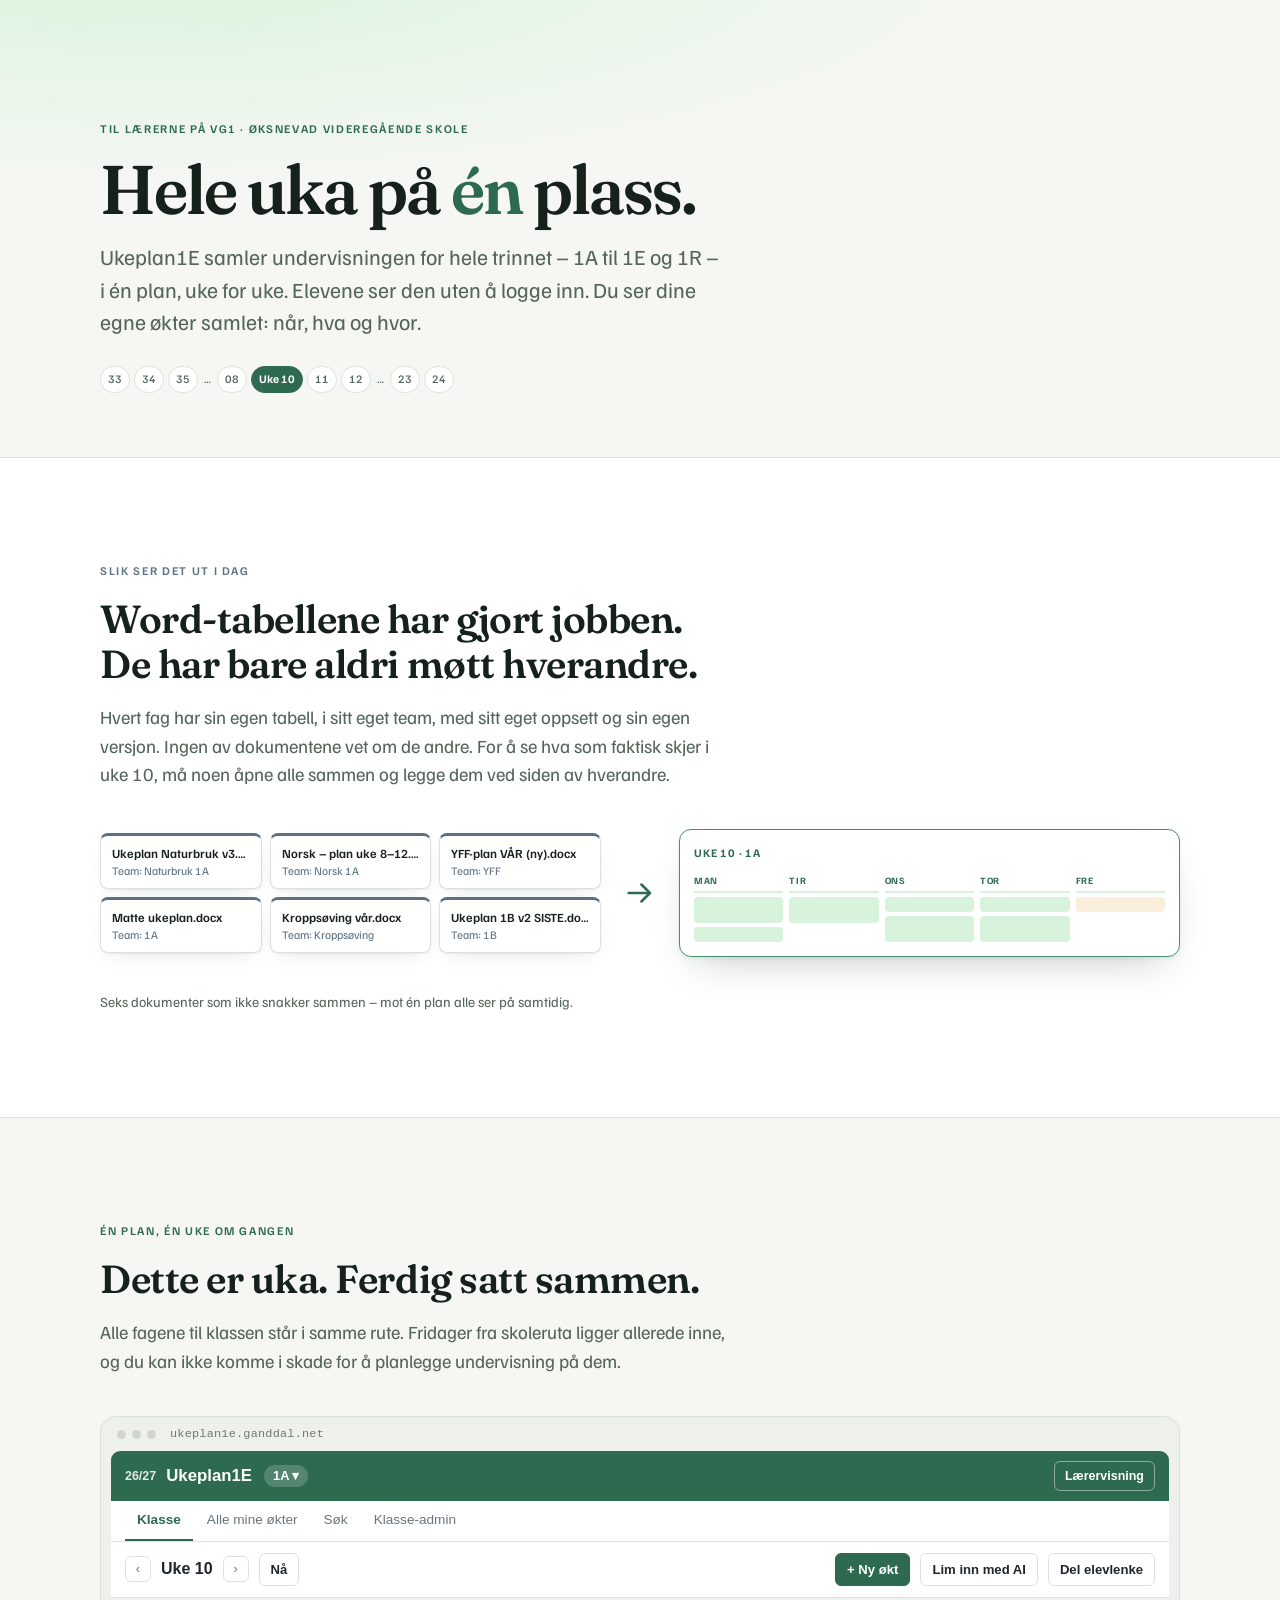
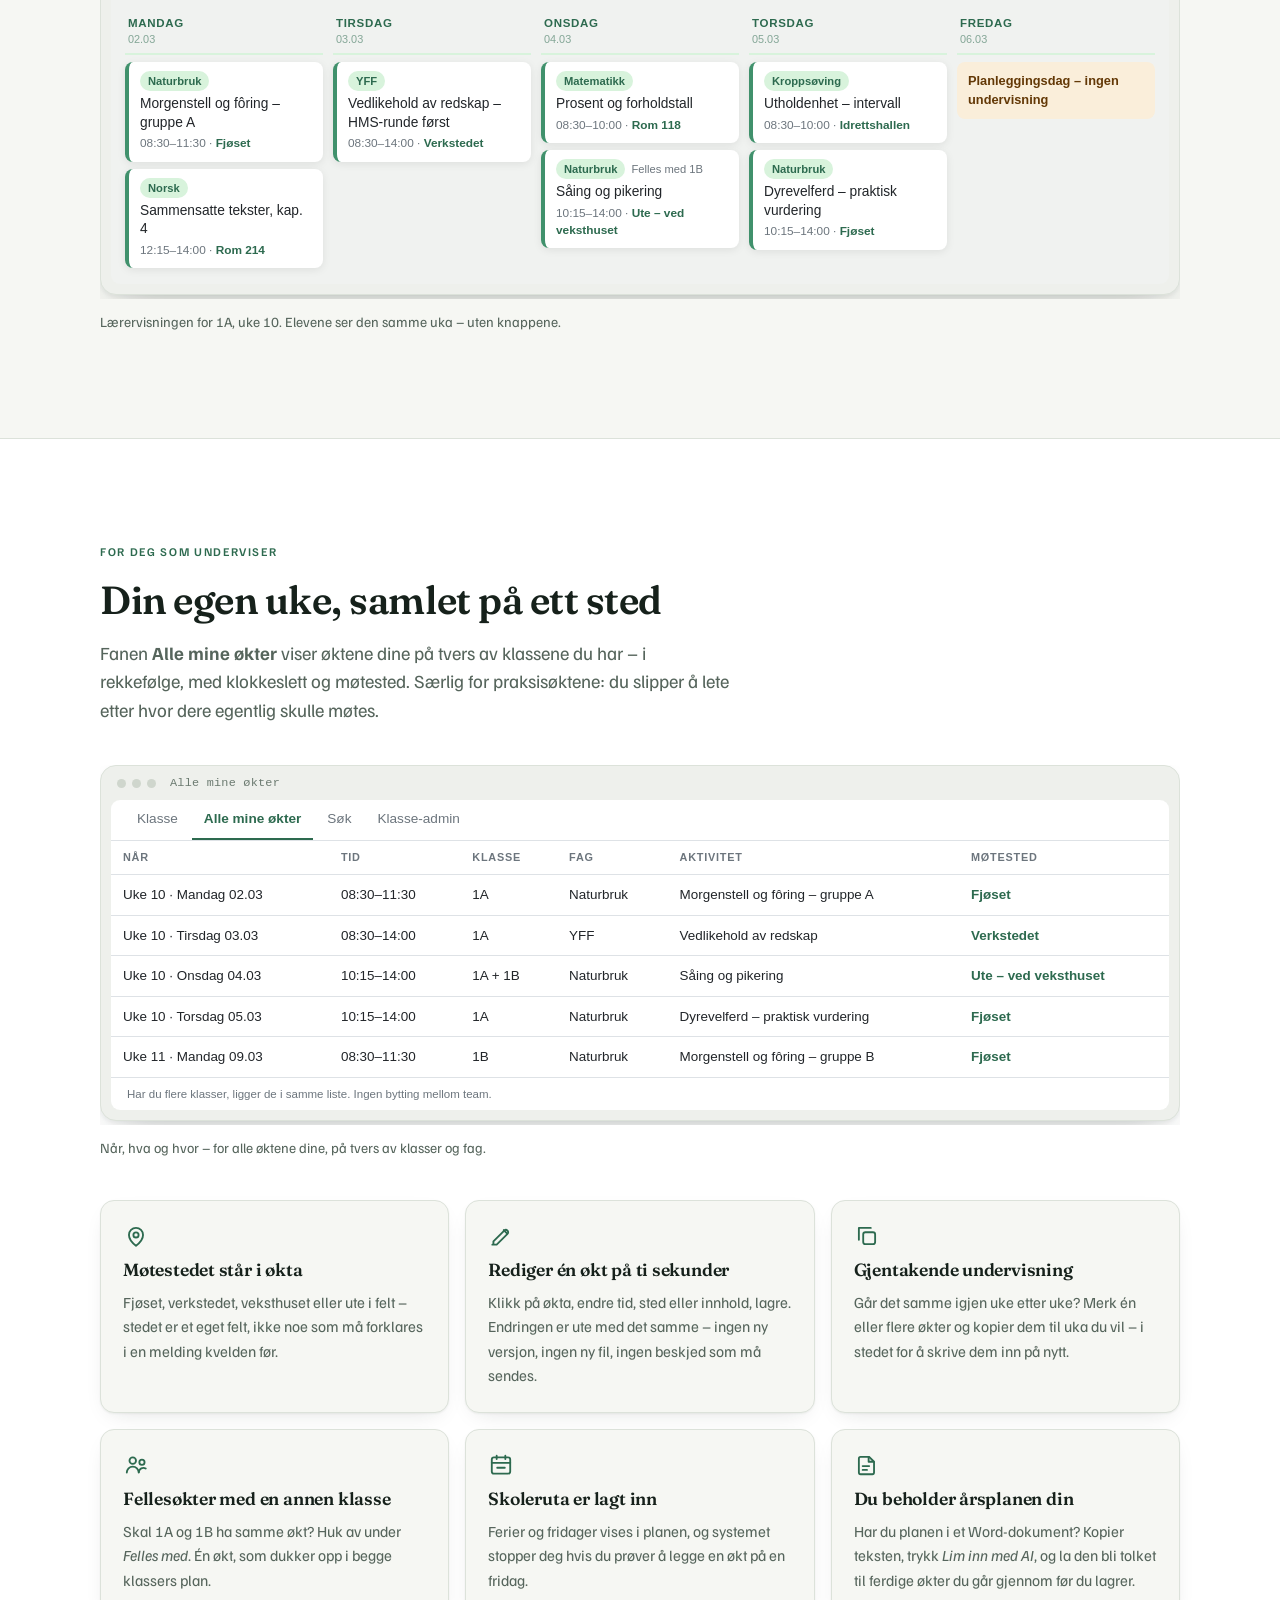
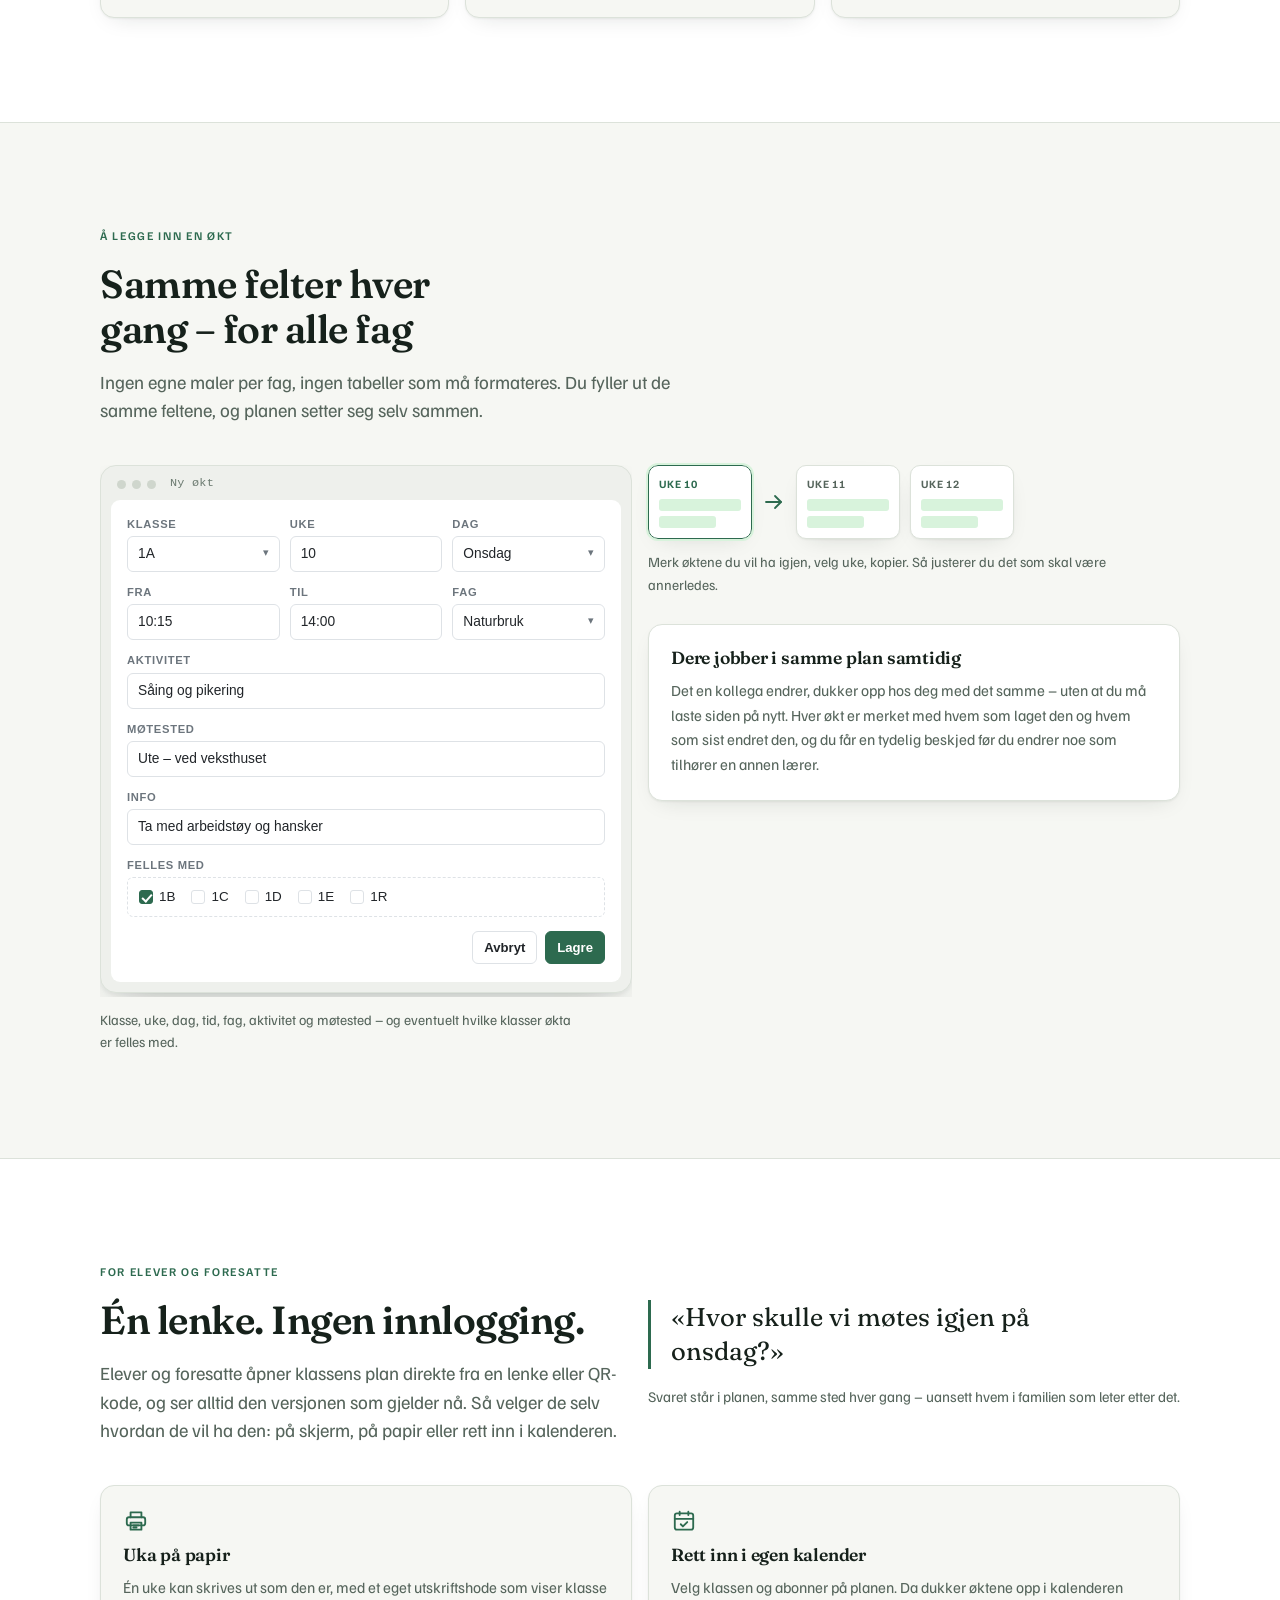
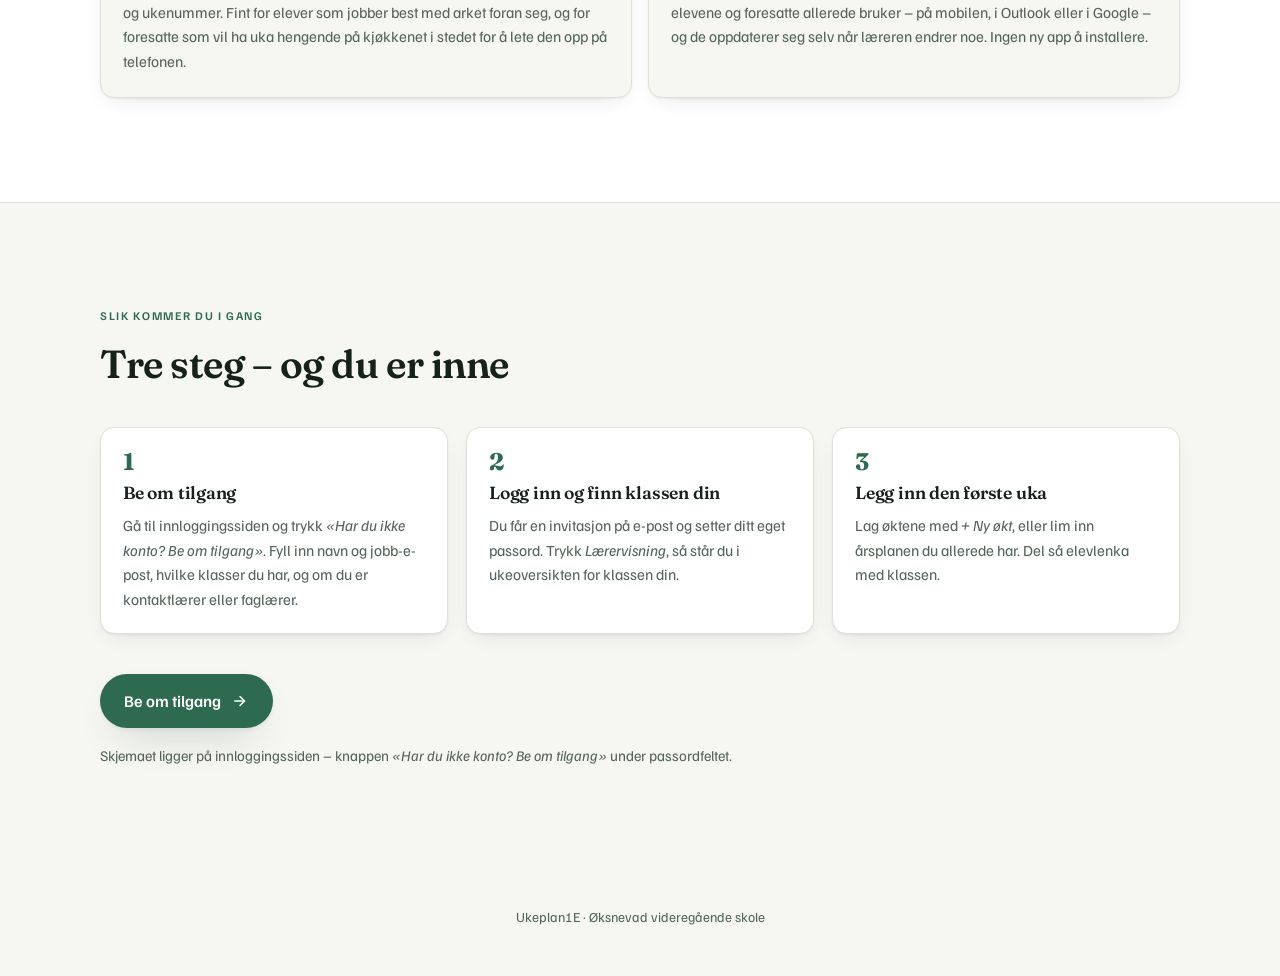
<file: for-laerere.html>
<!DOCTYPE html>
<html lang="no">
<head>
<meta charset="utf-8">
<meta name="viewport" content="width=device-width,initial-scale=1">
<title>Ukeplan1E for lærere</title>
<link rel="preconnect" href="https://fonts.googleapis.com">
<link rel="preconnect" href="https://fonts.gstatic.com" crossorigin>
<link rel="stylesheet" href="https://fonts.googleapis.com/css2?family=Fraunces:opsz,wght@9..144,400;9..144,600;9..144,700&family=Familjen+Grotesk:wght@400;500;600;700&display=swap">

<style>
/* ── Tokens ─────────────────────────────────────────────────────── */
:root{
  --ground:#F6F7F3;
  --surface:#FFFFFF;
  --ink:#16211B;
  --ink-2:#56655C;
  --line:#DCE2DA;
  --on-green:#FFFFFF;
  --green:#2D6A4F;
  --green-lys:#40916C;
  --green-svak:#D8F3DC;
  --green-ink:#1E4A37;
  --kald:#5B7183;
  --kald-svak:#E5EBEF;
  --kald-ink:#3C4C58;
  --shadow:0 1px 2px rgba(22,33,27,.05), 0 8px 24px -12px rgba(22,33,27,.18);
  --shadow-lift:0 2px 4px rgba(22,33,27,.06), 0 18px 40px -18px rgba(22,33,27,.28);
  --radius:14px;
  --maxw:1080px;
  --read:63ch;
}
@media (prefers-color-scheme: dark){
  :root:not([data-theme="light"]){
    --ground:#0F1613;
    --surface:#18211C;
    --ink:#E9F0EA;
    --ink-2:#9DB0A3;
    --line:#28332C;
    --on-green:#0F1613;
    --green:#74C69D;
    --green-lys:#95D5B2;
    --green-svak:#1D3A2B;
    --green-ink:#B7E4C7;
    --kald:#93A9B8;
    --kald-svak:#202C33;
    --kald-ink:#C4D4DE;
    --shadow:0 1px 2px rgba(0,0,0,.4), 0 10px 28px -14px rgba(0,0,0,.7);
    --shadow-lift:0 2px 6px rgba(0,0,0,.45), 0 22px 48px -20px rgba(0,0,0,.8);
  }
}
:root[data-theme="dark"]{
  --ground:#0F1613;
  --surface:#18211C;
  --ink:#E9F0EA;
  --ink-2:#9DB0A3;
  --line:#28332C;
  --on-green:#0F1613;
  --green:#74C69D;
  --green-lys:#95D5B2;
  --green-svak:#1D3A2B;
  --green-ink:#B7E4C7;
  --kald:#93A9B8;
  --kald-svak:#202C33;
  --kald-ink:#C4D4DE;
  --shadow:0 1px 2px rgba(0,0,0,.4), 0 10px 28px -14px rgba(0,0,0,.7);
  --shadow-lift:0 2px 6px rgba(0,0,0,.45), 0 22px 48px -20px rgba(0,0,0,.8);
}

*{box-sizing:border-box}
body{
  margin:0;
  background:var(--ground);
  color:var(--ink);
  font-family:"Familjen Grotesk","Helvetica Neue",Arial,sans-serif;
  font-size:17px;
  line-height:1.6;
  -webkit-font-smoothing:antialiased;
}
h1,h2,h3{
  font-family:"Fraunces","Iowan Old Style",Georgia,serif;
  font-variation-settings:"SOFT" 30,"WONK" 1;
  font-weight:600;
  text-wrap:balance;
  margin:0;
  letter-spacing:-.012em;
}
p{margin:0}
a{color:var(--green);text-underline-offset:3px}

/* ── Layout ─────────────────────────────────────────────────────── */
.band{padding:clamp(56px,9vw,104px) 20px}
.band--surface{background:var(--surface);border-block:1px solid var(--line)}
.wrap{max-width:var(--maxw);margin:0 auto}
.read{max-width:var(--read)}
.stack{display:flex;flex-direction:column}
.gap-8{gap:8px}.gap-12{gap:12px}.gap-16{gap:16px}.gap-20{gap:20px}
.gap-28{gap:28px}.gap-40{gap:40px}.gap-56{gap:56px}

.eyebrow{
  font-size:.74rem;font-weight:600;letter-spacing:.14em;text-transform:uppercase;
  color:var(--green);
}
.eyebrow--kald{color:var(--kald)}
.lede{font-size:1.16rem;color:var(--ink-2);line-height:1.55}
.small{font-size:.92rem;color:var(--ink-2)}
h2{font-size:clamp(1.7rem,3.4vw,2.45rem);line-height:1.15}
h3{font-size:1.1rem;line-height:1.3;font-variation-settings:"SOFT" 20,"WONK" 0}

/* ── Hero ───────────────────────────────────────────────────────── */
.hero{
  padding:clamp(60px,10vw,120px) 20px clamp(40px,6vw,64px);
  background:
    radial-gradient(120% 90% at 12% -10%, var(--green-svak) 0%, transparent 58%),
    var(--ground);
}
.hero h1{
  font-size:clamp(2.5rem,6.4vw,4.3rem);
  line-height:1.02;
  letter-spacing:-.028em;
  max-width:16ch;
}
.hero h1 em{font-style:normal;color:var(--green);font-variation-settings:"SOFT" 40,"WONK" 1}
.hero-lede{font-size:clamp(1.1rem,2.2vw,1.35rem);color:var(--ink-2);max-width:52ch;line-height:1.5}

/* ukestripe — uke er appens primære tidsenhet */
.ukestripe{
  display:flex;gap:4px;flex-wrap:wrap;align-items:center;
  font-variant-numeric:tabular-nums;
}
.ukestripe span{
  font-size:.72rem;font-weight:500;color:var(--ink-2);
  padding:3px 7px;border-radius:999px;border:1px solid var(--line);
  background:var(--surface);
}
.ukestripe span.na{background:var(--green);border-color:var(--green);color:var(--on-green);font-weight:700}
.ukestripe .ell{border:0;background:none;padding:3px 2px}

/* ── Kort ───────────────────────────────────────────────────────── */
.grid{display:grid;gap:16px}
.grid-2{grid-template-columns:repeat(auto-fit,minmax(280px,1fr))}
.grid-3{grid-template-columns:repeat(auto-fit,minmax(292px,1fr))}
.kort{
  background:var(--surface);
  border:1px solid var(--line);
  border-radius:var(--radius);
  padding:22px 22px 24px;
  display:flex;flex-direction:column;gap:8px;
  box-shadow:var(--shadow);
}
.band--surface .kort{background:var(--ground)}
.kort p{color:var(--ink-2);font-size:.96rem}
.kort .ikon{width:26px;height:26px;color:var(--green);margin-bottom:2px}
.kort .ikon svg{display:block;width:100%;height:100%}

/* ── Figurer / rammer ───────────────────────────────────────────── */
figure{margin:0}
figcaption{font-size:.88rem;color:var(--ink-2);margin-top:12px;max-width:60ch}
.scroller{overflow-x:auto;padding-bottom:4px}
.ramme{
  border:1px solid var(--line);
  border-radius:16px;
  background:#eef0ec;
  padding:10px;
  box-shadow:var(--shadow-lift);
  min-width:760px;
}
.ramme-topp{display:flex;align-items:center;gap:6px;padding:2px 6px 10px}
.ramme-topp i{width:9px;height:9px;border-radius:50%;background:#cfd6cd;display:block}
.ramme-topp b{
  margin-left:8px;font:500 .74rem/1 ui-monospace,SFMono-Regular,Menlo,monospace;
  color:#6b7a70;letter-spacing:.02em;
}

/* ── Appkopi (gjengir Ukeplan1E sine egne farger) ───────────────── */
.app{
  --a-primaer:#2d6a4f;--a-primaer-lys:#40916c;--a-primaer-svak:#d8f3dc;
  --a-bg:#f0f2f0;--a-kort:#ffffff;--a-tekst:#212529;--a-svak:#6c757d;
  --a-kant:#dee2e6;--a-fridag-bg:#FAEEDA;--a-fridag-tekst:#633806;
  background:var(--a-bg);color:var(--a-tekst);
  border-radius:9px;overflow:hidden;
  font-family:-apple-system,BlinkMacSystemFont,"Segoe UI",Roboto,Helvetica,Arial,sans-serif;
  font-size:15px;line-height:1.45;
}
.app-header{
  background:var(--a-primaer);color:#fff;
  display:flex;align-items:center;gap:10px;padding:10px 14px;
}
.app-header .navn{font-size:1.05rem;font-weight:800}
.app-header .aar{font-size:.78rem;font-weight:600;opacity:.85}
.app-header .klasse{
  margin-left:2px;font-size:.8rem;font-weight:600;
  background:rgba(255,255,255,.18);padding:2px 9px;border-radius:999px;
}
.app-header .sp{flex:1}
.app-header .hbtn{
  font-size:.78rem;font-weight:600;border:1px solid rgba(255,255,255,.45);
  border-radius:6px;padding:5px 10px;color:#fff;
}
.app-faner{display:flex;gap:2px;padding:0 14px;background:var(--a-kort);border-bottom:1px solid var(--a-kant)}
.app-fane{padding:9px 12px;font-size:.85rem;color:var(--a-svak);border-bottom:2px solid transparent}
.app-fane.aktiv{color:var(--a-primaer);font-weight:700;border-bottom-color:var(--a-primaer)}
.app-nav{
  display:flex;align-items:center;gap:10px;flex-wrap:wrap;
  padding:11px 14px;background:var(--a-kort);border-bottom:1px solid var(--a-kant);
}
.app-nav .uke{font-size:1rem;font-weight:700;font-variant-numeric:tabular-nums}
.app-nav .pil{
  width:26px;height:26px;border:1px solid var(--a-kant);border-radius:6px;
  display:grid;place-items:center;font-size:.8rem;color:var(--a-svak);
}
.app-nav .sp{flex:1}
.knapp{
  font-size:.82rem;font-weight:600;border-radius:6px;padding:6px 11px;
  border:1px solid var(--a-kant);background:var(--a-kort);color:var(--a-tekst);
  white-space:nowrap;
}
.knapp.p{background:var(--a-primaer);border-color:var(--a-primaer);color:#fff}

.uke-grid{display:grid;grid-template-columns:repeat(5,1fr);gap:10px;padding:12px 14px 16px}
.dag-tittel{
  font-size:.72rem;font-weight:700;color:var(--a-primaer);
  text-transform:uppercase;letter-spacing:.06em;
  padding:5px 3px;border-bottom:2px solid var(--a-primaer-svak);margin-bottom:7px;
}
.dag-dato{display:block;font-size:.68rem;font-weight:400;opacity:.55;text-transform:none;letter-spacing:0;margin-top:1px}
.dag-okter{display:flex;flex-direction:column;gap:7px}
.okt-kort{
  background:var(--a-kort);border-radius:8px;box-shadow:0 2px 8px rgba(0,0,0,.08);
  padding:9px 11px;border-left:4px solid var(--a-primaer-lys);
}
.okt-hode{display:flex;align-items:center;gap:6px;flex-wrap:wrap;margin-bottom:4px}
.fag-badge{
  font-size:.7rem;font-weight:700;padding:2px 8px;border-radius:20px;
  background:var(--a-primaer-svak);color:var(--a-primaer);white-space:nowrap;
}
.felles-badge{font-size:.7rem;color:var(--a-svak)}
.aktivitet{font-weight:500;line-height:1.35;font-size:.86rem}
.okt-meta{font-size:.74rem;color:var(--a-svak);margin-top:3px;font-variant-numeric:tabular-nums}
.okt-meta .sted{color:var(--a-primaer);font-weight:600}
.fridag{
  background:var(--a-fridag-bg);color:var(--a-fridag-tekst);
  border-radius:8px;padding:10px 11px;font-size:.8rem;font-weight:600;
}

/* Alle mine økter — tabellvisning */
.mine{width:100%;border-collapse:collapse;font-size:.84rem;background:var(--a-kort)}
.mine th{
  text-align:left;font-size:.68rem;text-transform:uppercase;letter-spacing:.07em;
  color:var(--a-svak);font-weight:700;padding:9px 12px;border-bottom:1px solid var(--a-kant);
}
.mine td{padding:10px 12px;border-bottom:1px solid var(--a-kant);vertical-align:top}
.mine tr:last-child td{border-bottom:0}
.mine .num{font-variant-numeric:tabular-nums;white-space:nowrap}
.mine .sted{color:var(--a-primaer);font-weight:600}

/* Økt-skjema */
.skjema{background:var(--a-kort);padding:16px 16px 18px;display:flex;flex-direction:column;gap:12px}
.skjema-rad{display:flex;gap:10px;flex-wrap:wrap}
.felt{flex:1 1 130px;display:flex;flex-direction:column;gap:4px;min-width:0}
.felt label{font-size:.7rem;font-weight:700;text-transform:uppercase;letter-spacing:.06em;color:var(--a-svak)}
.felt .verdi{
  border:1px solid var(--a-kant);border-radius:6px;padding:7px 10px;
  font-size:.86rem;background:#fff;min-height:34px;
}
.felt .verdi.sel::after{content:"▾";float:right;color:var(--a-svak);font-size:.7rem}
.felt .verdi.tom{color:#adb5bd}
.felt--bred{flex:1 1 100%}
.felles-boks{
  border:1px dashed var(--a-kant);border-radius:6px;padding:9px 11px;
  display:flex;gap:16px;flex-wrap:wrap;font-size:.84rem;
}
.hake{display:inline-flex;align-items:center;gap:6px}
.hake i{
  width:14px;height:14px;border-radius:3px;border:1px solid var(--a-kant);display:inline-block;
}
.hake.pa i{background:var(--a-primaer);border-color:var(--a-primaer);position:relative}
.hake.pa i::after{
  content:"";position:absolute;left:4px;top:1px;width:4px;height:8px;
  border:solid #fff;border-width:0 2px 2px 0;transform:rotate(42deg);
}
.skjema-bunn{display:flex;justify-content:flex-end;gap:8px;padding-top:2px}
.ut{
  font-size:.72rem;color:var(--a-svak);border-top:1px solid var(--a-kant);
  padding:8px 16px;background:var(--a-kort);
}

/* ── Før / etter ────────────────────────────────────────────────── */
.foretter{display:grid;gap:22px;grid-template-columns:1fr auto 1fr;align-items:center}
@media (max-width:760px){.foretter{grid-template-columns:1fr;justify-items:stretch}}
.docs{display:flex;flex-wrap:wrap;gap:8px}
.doc{
  background:var(--surface);border:1px solid var(--line);border-radius:8px;
  border-top:3px solid var(--kald);
  padding:9px 11px;font-size:.78rem;line-height:1.35;flex:1 1 150px;min-width:0;
  box-shadow:var(--shadow);
}
.doc b{display:block;font-weight:600;color:var(--ink);white-space:nowrap;overflow:hidden;text-overflow:ellipsis}
.doc span{color:var(--kald);font-size:.72rem}
.til{display:grid;place-items:center;color:var(--green)}
.til svg{width:34px;height:34px}
@media (max-width:760px){.til svg{transform:rotate(90deg)}}
.ett{
  background:var(--surface);border:1px solid var(--green-lys);border-radius:12px;
  padding:14px;box-shadow:var(--shadow-lift);
}
.ett .ett-hode{
  font-size:.72rem;font-weight:700;letter-spacing:.07em;text-transform:uppercase;
  color:var(--green);margin-bottom:10px;
}
.mini-uke{display:grid;grid-template-columns:repeat(5,1fr);gap:6px}
.mini-dag{display:flex;flex-direction:column;gap:4px}
.mini-dag b{
  font-size:.6rem;letter-spacing:.06em;color:var(--green);text-transform:uppercase;
  border-bottom:2px solid var(--green-svak);padding-bottom:3px;font-weight:700;
}
.mini-okt{background:var(--green-svak);border-radius:4px;height:15px}
.mini-okt.h{height:26px}
.mini-okt.fri{background:#FAEEDA}

/* ── Kopier til flere uker ──────────────────────────────────────── */
.kopi{display:flex;align-items:center;gap:10px;flex-wrap:wrap}
.kopi-uke{
  border:1px solid var(--line);border-radius:10px;padding:10px;background:var(--surface);
  min-width:104px;display:flex;flex-direction:column;gap:5px;box-shadow:var(--shadow);
}
.kopi-uke.valgt{border-color:var(--green);outline:2px solid var(--green-svak)}
.kopi-uke b{font-size:.7rem;letter-spacing:.07em;text-transform:uppercase;color:var(--ink-2);font-weight:700}
.kopi-uke.valgt b{color:var(--green)}
.kopi-rad{height:12px;border-radius:3px;background:var(--green-svak)}
.kopi-rad.b{width:70%}
.kopi-pil{color:var(--green);display:grid;place-items:center}
.kopi-pil svg{width:24px;height:24px}

/* ── Steg ───────────────────────────────────────────────────────── */
.steg{display:grid;gap:18px;grid-template-columns:repeat(auto-fit,minmax(230px,1fr));counter-reset:s}
.steg-kort{
  background:var(--surface);border:1px solid var(--line);border-radius:var(--radius);
  padding:22px;display:flex;flex-direction:column;gap:8px;box-shadow:var(--shadow);
}
.band--surface .steg-kort{background:var(--ground)}
.steg-nr{
  font-family:"Fraunces",Georgia,serif;font-size:1.5rem;font-weight:700;
  color:var(--green);line-height:1;font-variant-numeric:tabular-nums;
}
.steg-kort p{color:var(--ink-2);font-size:.96rem}

.cta{
  display:inline-flex;align-items:center;gap:10px;align-self:flex-start;
  background:var(--green);color:var(--on-green);
  font-weight:600;font-size:1.02rem;
  padding:14px 24px;border-radius:999px;text-decoration:none;
  box-shadow:var(--shadow-lift);
  transition:transform .18s ease, box-shadow .18s ease;
}
.cta:hover{transform:translateY(-2px)}
.cta svg{width:18px;height:18px}
.cta:focus-visible,a:focus-visible{outline:3px solid var(--green-lys);outline-offset:3px}

.sitat{
  border-left:3px solid var(--green);padding-left:20px;
  font-family:"Fraunces",Georgia,serif;font-size:clamp(1.25rem,2.6vw,1.6rem);
  line-height:1.35;font-variation-settings:"SOFT" 40,"WONK" 1;
  max-width:24ch;
}

footer{
  padding:34px 20px 48px;text-align:center;
  color:var(--ink-2);font-size:.86rem;
}

/* ── Bevegelse ──────────────────────────────────────────────────── */
.rev{opacity:0;transform:translateY(14px);transition:opacity .6s ease,transform .6s ease}
.rev.inn{opacity:1;transform:none}
@media (prefers-reduced-motion:reduce){
  .rev{opacity:1;transform:none;transition:none}
  .cta{transition:none}
}
</style>
</head>
<body>


<header class="hero">
  <div class="wrap stack gap-28">
    <div class="stack gap-16 rev">
      <p class="eyebrow">Til lærerne på Vg1 · Øksnevad videregående skole</p>
      <h1>Hele uka på <em>én</em> plass.</h1>
      <p class="hero-lede">Ukeplan1E samler undervisningen for hele trinnet – 1A til 1E og 1R – i én
        plan, uke for uke. Elevene ser den uten å logge inn. Du ser dine egne økter samlet:
        når, hva og hvor.</p>
    </div>
    <div class="ukestripe rev" aria-label="Skoleåret går fra uke 33 til uke 24">
      <span>33</span><span>34</span><span>35</span><span class="ell">…</span>
      <span>08</span><span class="na">Uke 10</span><span>11</span><span>12</span>
      <span class="ell">…</span><span>23</span><span>24</span>
    </div>
  </div>
</header>

<!-- ── I dag ─────────────────────────────────────────────────────── -->
<section class="band band--surface">
  <div class="wrap stack gap-40">
    <div class="stack gap-16 read rev">
      <p class="eyebrow eyebrow--kald">Slik ser det ut i dag</p>
      <h2>Word-tabellene har gjort jobben. De har bare aldri møtt hverandre.</h2>
      <p class="lede">Hvert fag har sin egen tabell, i sitt eget team, med sitt eget oppsett og sin egen
        versjon. Ingen av dokumentene vet om de andre. For å se hva som faktisk skjer i uke 10, må noen
        åpne alle sammen og legge dem ved siden av hverandre.</p>
    </div>

    <figure class="foretter rev">
      <div class="docs">
        <div class="doc"><b>Ukeplan Naturbruk v3.docx</b><span>Team: Naturbruk 1A</span></div>
        <div class="doc"><b>Norsk – plan uke 8–12.docx</b><span>Team: Norsk 1A</span></div>
        <div class="doc"><b>YFF-plan VÅR (ny).docx</b><span>Team: YFF</span></div>
        <div class="doc"><b>Matte ukeplan.docx</b><span>Team: 1A</span></div>
        <div class="doc"><b>Kroppsøving vår.docx</b><span>Team: Kroppsøving</span></div>
        <div class="doc"><b>Ukeplan 1B v2 SISTE.docx</b><span>Team: 1B</span></div>
      </div>
      <div class="til" aria-hidden="true">
        <svg viewBox="0 0 24 24" fill="none" stroke="currentColor" stroke-width="1.8" stroke-linecap="round" stroke-linejoin="round">
          <path d="M4 12h15"/><path d="M13 6l6 6-6 6"/>
        </svg>
      </div>
      <div class="ett">
        <div class="ett-hode">Uke 10 · 1A</div>
        <div class="mini-uke" aria-hidden="true">
          <div class="mini-dag"><b>Man</b><div class="mini-okt h"></div><div class="mini-okt"></div></div>
          <div class="mini-dag"><b>Tir</b><div class="mini-okt h"></div></div>
          <div class="mini-dag"><b>Ons</b><div class="mini-okt"></div><div class="mini-okt h"></div></div>
          <div class="mini-dag"><b>Tor</b><div class="mini-okt"></div><div class="mini-okt h"></div></div>
          <div class="mini-dag"><b>Fre</b><div class="mini-okt fri"></div></div>
        </div>
      </div>
      <figcaption style="grid-column:1/-1">Seks dokumenter som ikke snakker sammen – mot én plan alle ser på samtidig.</figcaption>
    </figure>
  </div>
</section>

<!-- ── Ukevisningen ──────────────────────────────────────────────── -->
<section class="band">
  <div class="wrap stack gap-40">
    <div class="stack gap-16 read rev">
      <p class="eyebrow">Én plan, én uke om gangen</p>
      <h2>Dette er uka. Ferdig satt sammen.</h2>
      <p class="lede">Alle fagene til klassen står i samme rute. Fridager fra skoleruta ligger allerede
        inne, og du kan ikke komme i skade for å planlegge undervisning på dem.</p>
    </div>

    <figure class="rev">
      <div class="scroller">
        <div class="ramme">
          <div class="ramme-topp"><i></i><i></i><i></i><b>ukeplan1e.ganddal.net</b></div>
          <div class="app">
            <div class="app-header">
              <span class="aar">26/27</span>
              <span class="navn">Ukeplan1E</span>
              <span class="klasse">1A ▾</span>
              <span class="sp"></span>
              <span class="hbtn">Lærervisning</span>
            </div>
            <div class="app-faner">
              <span class="app-fane aktiv">Klasse</span>
              <span class="app-fane">Alle mine økter</span>
              <span class="app-fane">Søk</span>
              <span class="app-fane">Klasse-admin</span>
            </div>
            <div class="app-nav">
              <span class="pil">‹</span>
              <span class="uke">Uke 10</span>
              <span class="pil">›</span>
              <span class="knapp">Nå</span>
              <span class="sp"></span>
              <span class="knapp p">+ Ny økt</span>
              <span class="knapp">Lim inn med AI</span>
              <span class="knapp">Del elevlenke</span>
            </div>
            <div class="uke-grid">
              <div>
                <div class="dag-tittel">Mandag<span class="dag-dato">02.03</span></div>
                <div class="dag-okter">
                  <div class="okt-kort">
                    <div class="okt-hode"><span class="fag-badge">Naturbruk</span></div>
                    <div class="aktivitet">Morgenstell og fôring – gruppe A</div>
                    <div class="okt-meta">08:30–11:30 · <span class="sted">Fjøset</span></div>
                  </div>
                  <div class="okt-kort">
                    <div class="okt-hode"><span class="fag-badge">Norsk</span></div>
                    <div class="aktivitet">Sammensatte tekster, kap. 4</div>
                    <div class="okt-meta">12:15–14:00 · <span class="sted">Rom 214</span></div>
                  </div>
                </div>
              </div>
              <div>
                <div class="dag-tittel">Tirsdag<span class="dag-dato">03.03</span></div>
                <div class="dag-okter">
                  <div class="okt-kort">
                    <div class="okt-hode"><span class="fag-badge">YFF</span></div>
                    <div class="aktivitet">Vedlikehold av redskap – HMS-runde først</div>
                    <div class="okt-meta">08:30–14:00 · <span class="sted">Verkstedet</span></div>
                  </div>
                </div>
              </div>
              <div>
                <div class="dag-tittel">Onsdag<span class="dag-dato">04.03</span></div>
                <div class="dag-okter">
                  <div class="okt-kort">
                    <div class="okt-hode"><span class="fag-badge">Matematikk</span></div>
                    <div class="aktivitet">Prosent og forholdstall</div>
                    <div class="okt-meta">08:30–10:00 · <span class="sted">Rom 118</span></div>
                  </div>
                  <div class="okt-kort">
                    <div class="okt-hode"><span class="fag-badge">Naturbruk</span><span class="felles-badge">Felles med 1B</span></div>
                    <div class="aktivitet">Såing og pikering</div>
                    <div class="okt-meta">10:15–14:00 · <span class="sted">Ute – ved veksthuset</span></div>
                  </div>
                </div>
              </div>
              <div>
                <div class="dag-tittel">Torsdag<span class="dag-dato">05.03</span></div>
                <div class="dag-okter">
                  <div class="okt-kort">
                    <div class="okt-hode"><span class="fag-badge">Kroppsøving</span></div>
                    <div class="aktivitet">Utholdenhet – intervall</div>
                    <div class="okt-meta">08:30–10:00 · <span class="sted">Idrettshallen</span></div>
                  </div>
                  <div class="okt-kort">
                    <div class="okt-hode"><span class="fag-badge">Naturbruk</span></div>
                    <div class="aktivitet">Dyrevelferd – praktisk vurdering</div>
                    <div class="okt-meta">10:15–14:00 · <span class="sted">Fjøset</span></div>
                  </div>
                </div>
              </div>
              <div>
                <div class="dag-tittel">Fredag<span class="dag-dato">06.03</span></div>
                <div class="dag-okter">
                  <div class="fridag">Planleggingsdag – ingen undervisning</div>
                </div>
              </div>
            </div>
          </div>
        </div>
      </div>
      <figcaption>Lærervisningen for 1A, uke 10. Elevene ser den samme uka – uten knappene.</figcaption>
    </figure>
  </div>
</section>

<!-- ── For læreren ───────────────────────────────────────────────── -->
<section class="band band--surface">
  <div class="wrap stack gap-40">
    <div class="stack gap-16 read rev">
      <p class="eyebrow">For deg som underviser</p>
      <h2>Din egen uke, samlet på ett sted</h2>
      <p class="lede">Fanen <strong>Alle mine økter</strong> viser øktene dine på tvers av klassene du
        har – i rekkefølge, med klokkeslett og møtested. Særlig for praksisøktene: du slipper å lete
        etter hvor dere egentlig skulle møtes.</p>
    </div>

    <figure class="rev">
      <div class="scroller">
        <div class="ramme">
          <div class="ramme-topp"><i></i><i></i><i></i><b>Alle mine økter</b></div>
          <div class="app">
            <div class="app-faner">
              <span class="app-fane">Klasse</span>
              <span class="app-fane aktiv">Alle mine økter</span>
              <span class="app-fane">Søk</span>
              <span class="app-fane">Klasse-admin</span>
            </div>
            <table class="mine">
              <thead>
                <tr><th>Når</th><th>Tid</th><th>Klasse</th><th>Fag</th><th>Aktivitet</th><th>Møtested</th></tr>
              </thead>
              <tbody>
                <tr>
                  <td class="num">Uke 10 · Mandag 02.03</td><td class="num">08:30–11:30</td>
                  <td>1A</td><td>Naturbruk</td><td>Morgenstell og fôring – gruppe A</td><td class="sted">Fjøset</td>
                </tr>
                <tr>
                  <td class="num">Uke 10 · Tirsdag 03.03</td><td class="num">08:30–14:00</td>
                  <td>1A</td><td>YFF</td><td>Vedlikehold av redskap</td><td class="sted">Verkstedet</td>
                </tr>
                <tr>
                  <td class="num">Uke 10 · Onsdag 04.03</td><td class="num">10:15–14:00</td>
                  <td>1A + 1B</td><td>Naturbruk</td><td>Såing og pikering</td><td class="sted">Ute – ved veksthuset</td>
                </tr>
                <tr>
                  <td class="num">Uke 10 · Torsdag 05.03</td><td class="num">10:15–14:00</td>
                  <td>1A</td><td>Naturbruk</td><td>Dyrevelferd – praktisk vurdering</td><td class="sted">Fjøset</td>
                </tr>
                <tr>
                  <td class="num">Uke 11 · Mandag 09.03</td><td class="num">08:30–11:30</td>
                  <td>1B</td><td>Naturbruk</td><td>Morgenstell og fôring – gruppe B</td><td class="sted">Fjøset</td>
                </tr>
              </tbody>
            </table>
            <div class="ut">Har du flere klasser, ligger de i samme liste. Ingen bytting mellom team.</div>
          </div>
        </div>
      </div>
      <figcaption>Når, hva og hvor – for alle øktene dine, på tvers av klasser og fag.</figcaption>
    </figure>

    <div class="grid grid-3 rev">
      <div class="kort">
        <div class="ikon" aria-hidden="true">
          <svg viewBox="0 0 24 24" fill="none" stroke="currentColor" stroke-width="1.7" stroke-linecap="round" stroke-linejoin="round">
            <path d="M12 21s-6.5-5.1-6.5-10a6.5 6.5 0 1 1 13 0c0 4.9-6.5 10-6.5 10z"/><circle cx="12" cy="11" r="2.4"/>
          </svg>
        </div>
        <h3>Møtestedet står i økta</h3>
        <p>Fjøset, verkstedet, veksthuset eller ute i felt – stedet er et eget felt, ikke noe som må
          forklares i en melding kvelden før.</p>
      </div>
      <div class="kort">
        <div class="ikon" aria-hidden="true">
          <svg viewBox="0 0 24 24" fill="none" stroke="currentColor" stroke-width="1.7" stroke-linecap="round" stroke-linejoin="round">
            <path d="M4 20h4l10-10a2.1 2.1 0 0 0-3-3L5 17v3z"/><path d="M14.5 6.5l3 3"/>
          </svg>
        </div>
        <h3>Rediger én økt på ti sekunder</h3>
        <p>Klikk på økta, endre tid, sted eller innhold, lagre. Endringen er ute med det samme – ingen
          ny versjon, ingen ny fil, ingen beskjed som må sendes.</p>
      </div>
      <div class="kort">
        <div class="ikon" aria-hidden="true">
          <svg viewBox="0 0 24 24" fill="none" stroke="currentColor" stroke-width="1.7" stroke-linecap="round" stroke-linejoin="round">
            <rect x="8.5" y="8.5" width="11" height="11" rx="2"/><path d="M15.5 4.5h-11v11"/>
          </svg>
        </div>
        <h3>Gjentakende undervisning</h3>
        <p>Går det samme igjen uke etter uke? Merk én eller flere økter og kopier dem til uka du vil –
          i stedet for å skrive dem inn på nytt.</p>
      </div>
      <div class="kort">
        <div class="ikon" aria-hidden="true">
          <svg viewBox="0 0 24 24" fill="none" stroke="currentColor" stroke-width="1.7" stroke-linecap="round" stroke-linejoin="round">
            <circle cx="9" cy="8" r="3"/><path d="M3.5 19a5.5 5.5 0 0 1 11 0"/><circle cx="17.5" cy="9.5" r="2.4"/><path d="M14.6 18.6a4.2 4.2 0 0 1 6.4-3.3"/>
          </svg>
        </div>
        <h3>Fellesøkter med en annen klasse</h3>
        <p>Skal 1A og 1B ha samme økt? Huk av under <em>Felles med</em>. Én økt, som dukker opp i
          begge klassers plan.</p>
      </div>
      <div class="kort">
        <div class="ikon" aria-hidden="true">
          <svg viewBox="0 0 24 24" fill="none" stroke="currentColor" stroke-width="1.7" stroke-linecap="round" stroke-linejoin="round">
            <rect x="3.5" y="5" width="17" height="15" rx="2"/><path d="M3.5 10h17M8 3.5v3M16 3.5v3"/><path d="M8.5 14.5h7"/>
          </svg>
        </div>
        <h3>Skoleruta er lagt inn</h3>
        <p>Ferier og fridager vises i planen, og systemet stopper deg hvis du prøver å legge en økt på
          en fridag.</p>
      </div>
      <div class="kort">
        <div class="ikon" aria-hidden="true">
          <svg viewBox="0 0 24 24" fill="none" stroke="currentColor" stroke-width="1.7" stroke-linecap="round" stroke-linejoin="round">
            <path d="M6 4.5h8l4.5 4.5V19a1.5 1.5 0 0 1-1.5 1.5H6A1.5 1.5 0 0 1 4.5 19V6A1.5 1.5 0 0 1 6 4.5z"/>
            <path d="M13.5 4.5V9H18"/><path d="M8 13h6M8 16.5h4"/>
          </svg>
        </div>
        <h3>Du beholder årsplanen din</h3>
        <p>Har du planen i et Word-dokument? Kopier teksten, trykk <em>Lim inn med AI</em>, og la den bli
          tolket til ferdige økter du går gjennom før du lagrer.</p>
      </div>
    </div>
  </div>
</section>

<!-- ── Økt-skjema + kopiering ────────────────────────────────────── -->
<section class="band">
  <div class="wrap stack gap-40">
    <div class="stack gap-16 read rev">
      <p class="eyebrow">Å legge inn en økt</p>
      <h2>Samme felter hver gang – for alle fag</h2>
      <p class="lede">Ingen egne maler per fag, ingen tabeller som må formateres. Du fyller ut de samme
        feltene, og planen setter seg selv sammen.</p>
    </div>

    <div class="grid grid-2 gap-28 rev" style="align-items:start">
      <figure>
        <div class="scroller">
          <div class="ramme" style="min-width:420px">
            <div class="ramme-topp"><i></i><i></i><i></i><b>Ny økt</b></div>
            <div class="app">
              <div class="skjema">
                <div class="skjema-rad">
                  <div class="felt"><label>Klasse</label><div class="verdi sel">1A</div></div>
                  <div class="felt"><label>Uke</label><div class="verdi">10</div></div>
                  <div class="felt"><label>Dag</label><div class="verdi sel">Onsdag</div></div>
                </div>
                <div class="skjema-rad">
                  <div class="felt"><label>Fra</label><div class="verdi">10:15</div></div>
                  <div class="felt"><label>Til</label><div class="verdi">14:00</div></div>
                  <div class="felt"><label>Fag</label><div class="verdi sel">Naturbruk</div></div>
                </div>
                <div class="felt felt--bred"><label>Aktivitet</label><div class="verdi">Såing og pikering</div></div>
                <div class="felt felt--bred"><label>Møtested</label><div class="verdi">Ute – ved veksthuset</div></div>
                <div class="felt felt--bred"><label>Info</label><div class="verdi">Ta med arbeidstøy og hansker</div></div>
                <div class="felt felt--bred">
                  <label>Felles med</label>
                  <div class="felles-boks">
                    <span class="hake pa"><i></i>1B</span>
                    <span class="hake"><i></i>1C</span>
                    <span class="hake"><i></i>1D</span>
                    <span class="hake"><i></i>1E</span>
                    <span class="hake"><i></i>1R</span>
                  </div>
                </div>
                <div class="skjema-bunn">
                  <span class="knapp">Avbryt</span><span class="knapp p">Lagre</span>
                </div>
              </div>
            </div>
          </div>
        </div>
        <figcaption>Klasse, uke, dag, tid, fag, aktivitet og møtested – og eventuelt hvilke klasser økta er felles med.</figcaption>
      </figure>

      <div class="stack gap-28">
        <figure>
          <div class="kopi" aria-hidden="true">
            <div class="kopi-uke valgt"><b>Uke 10</b><div class="kopi-rad"></div><div class="kopi-rad b"></div></div>
            <div class="kopi-pil">
              <svg viewBox="0 0 24 24" fill="none" stroke="currentColor" stroke-width="1.8" stroke-linecap="round" stroke-linejoin="round">
                <path d="M4 12h15"/><path d="M13 6l6 6-6 6"/>
              </svg>
            </div>
            <div class="kopi-uke"><b>Uke 11</b><div class="kopi-rad"></div><div class="kopi-rad b"></div></div>
            <div class="kopi-uke"><b>Uke 12</b><div class="kopi-rad"></div><div class="kopi-rad b"></div></div>
          </div>
          <figcaption>Merk øktene du vil ha igjen, velg uke, kopier. Så justerer du det som skal være annerledes.</figcaption>
        </figure>

        <div class="kort">
          <h3>Dere jobber i samme plan samtidig</h3>
          <p>Det en kollega endrer, dukker opp hos deg med det samme – uten at du må laste siden på nytt.
            Hver økt er merket med hvem som laget den og hvem som sist endret den, og du får en tydelig
            beskjed før du endrer noe som tilhører en annen lærer.</p>
        </div>
      </div>
    </div>
  </div>
</section>

<!-- ── For elevene ───────────────────────────────────────────────── -->
<section class="band band--surface">
  <div class="wrap stack gap-40">
    <div class="grid grid-2 gap-28 rev" style="align-items:center">
      <div class="stack gap-16">
        <p class="eyebrow">For elever og foresatte</p>
        <h2>Én lenke. Ingen innlogging.</h2>
        <p class="lede">Elever og foresatte åpner klassens plan direkte fra en lenke eller QR-kode, og
          ser alltid den versjonen som gjelder nå. Så velger de selv hvordan de vil ha den: på skjerm,
          på papir eller rett inn i kalenderen.</p>
      </div>
      <div class="stack gap-16">
        <p class="sitat">«Hvor skulle vi møtes igjen på onsdag?»</p>
        <p class="small">Svaret står i planen, samme sted hver gang – uansett hvem i familien som
          leter etter det.</p>
      </div>
    </div>

    <div class="grid grid-2 rev">
      <div class="kort">
        <div class="ikon" aria-hidden="true">
          <svg viewBox="0 0 24 24" fill="none" stroke="currentColor" stroke-width="1.7" stroke-linecap="round" stroke-linejoin="round">
            <path d="M7 8.5V4h10v4.5"/><rect x="3.5" y="8.5" width="17" height="7.5" rx="2"/>
            <path d="M7 13.5h10V20H7z"/><path d="M9.5 16h5M9.5 18h3"/>
          </svg>
        </div>
        <h3>Uka på papir</h3>
        <p>Én uke kan skrives ut som den er, med et eget utskriftshode som viser klasse og ukenummer.
          Fint for elever som jobber best med arket foran seg, og for foresatte som vil ha uka
          hengende på kjøkkenet i stedet for å lete den opp på telefonen.</p>
      </div>
      <div class="kort">
        <div class="ikon" aria-hidden="true">
          <svg viewBox="0 0 24 24" fill="none" stroke="currentColor" stroke-width="1.7" stroke-linecap="round" stroke-linejoin="round">
            <rect x="3.5" y="5" width="17" height="15" rx="2"/><path d="M3.5 10h17M8 3.5v3M16 3.5v3"/>
            <path d="M9 15l2 2 4-4"/>
          </svg>
        </div>
        <h3>Rett inn i egen kalender</h3>
        <p>Velg klassen og abonner på planen. Da dukker øktene opp i kalenderen elevene og foresatte
          allerede bruker – på mobilen, i Outlook eller i Google – og de oppdaterer seg selv når
          læreren endrer noe. Ingen ny app å installere.</p>
      </div>
    </div>
  </div>
</section>

<!-- ── Kom i gang ────────────────────────────────────────────────── -->
<section class="band">
  <div class="wrap stack gap-40">
    <div class="stack gap-16 read rev">
      <p class="eyebrow">Slik kommer du i gang</p>
      <h2>Tre steg – og du er inne</h2>
    </div>

    <div class="steg rev">
      <div class="steg-kort">
        <span class="steg-nr">1</span>
        <h3>Be om tilgang</h3>
        <p>Gå til innloggingssiden og trykk <em>«Har du ikke konto? Be om tilgang»</em>. Fyll inn navn og
          jobb-e-post, hvilke klasser du har, og om du er kontaktlærer eller faglærer.</p>
      </div>
      <div class="steg-kort">
        <span class="steg-nr">2</span>
        <h3>Logg inn og finn klassen din</h3>
        <p>Du får en invitasjon på e-post og setter ditt eget passord. Trykk <em>Lærervisning</em>, så
          står du i ukeoversikten for klassen din.</p>
      </div>
      <div class="steg-kort">
        <span class="steg-nr">3</span>
        <h3>Legg inn den første uka</h3>
        <p>Lag øktene med <em>+ Ny økt</em>, eller lim inn årsplanen du allerede har. Del så elevlenka
          med klassen.</p>
      </div>
    </div>

    <div class="stack gap-16 rev">
      <a class="cta" href="https://ukeplan1e.ganddal.net/#/login" target="_blank" rel="noopener">
        Be om tilgang
        <svg viewBox="0 0 24 24" fill="none" stroke="currentColor" stroke-width="2" stroke-linecap="round" stroke-linejoin="round" aria-hidden="true">
          <path d="M5 12h13"/><path d="M12 6l6 6-6 6"/>
        </svg>
      </a>
      <p class="small">Skjemaet ligger på innloggingssiden – knappen <em>«Har du ikke konto? Be om tilgang»</em> under passordfeltet.</p>
    </div>
  </div>
</section>

<footer>Ukeplan1E · Øksnevad videregående skole</footer>

<script>
(function(){
  var els = document.querySelectorAll('.rev');
  if (!('IntersectionObserver' in window) || window.matchMedia('(prefers-reduced-motion: reduce)').matches){
    els.forEach(function(e){ e.classList.add('inn'); });
    return;
  }
  var io = new IntersectionObserver(function(entries){
    entries.forEach(function(en){
      if (en.isIntersecting){ en.target.classList.add('inn'); io.unobserve(en.target); }
    });
  }, { rootMargin: '0px 0px -8% 0px', threshold: 0.08 });
  els.forEach(function(e){ io.observe(e); });
})();
</script>

</body>
</html>
</file>
